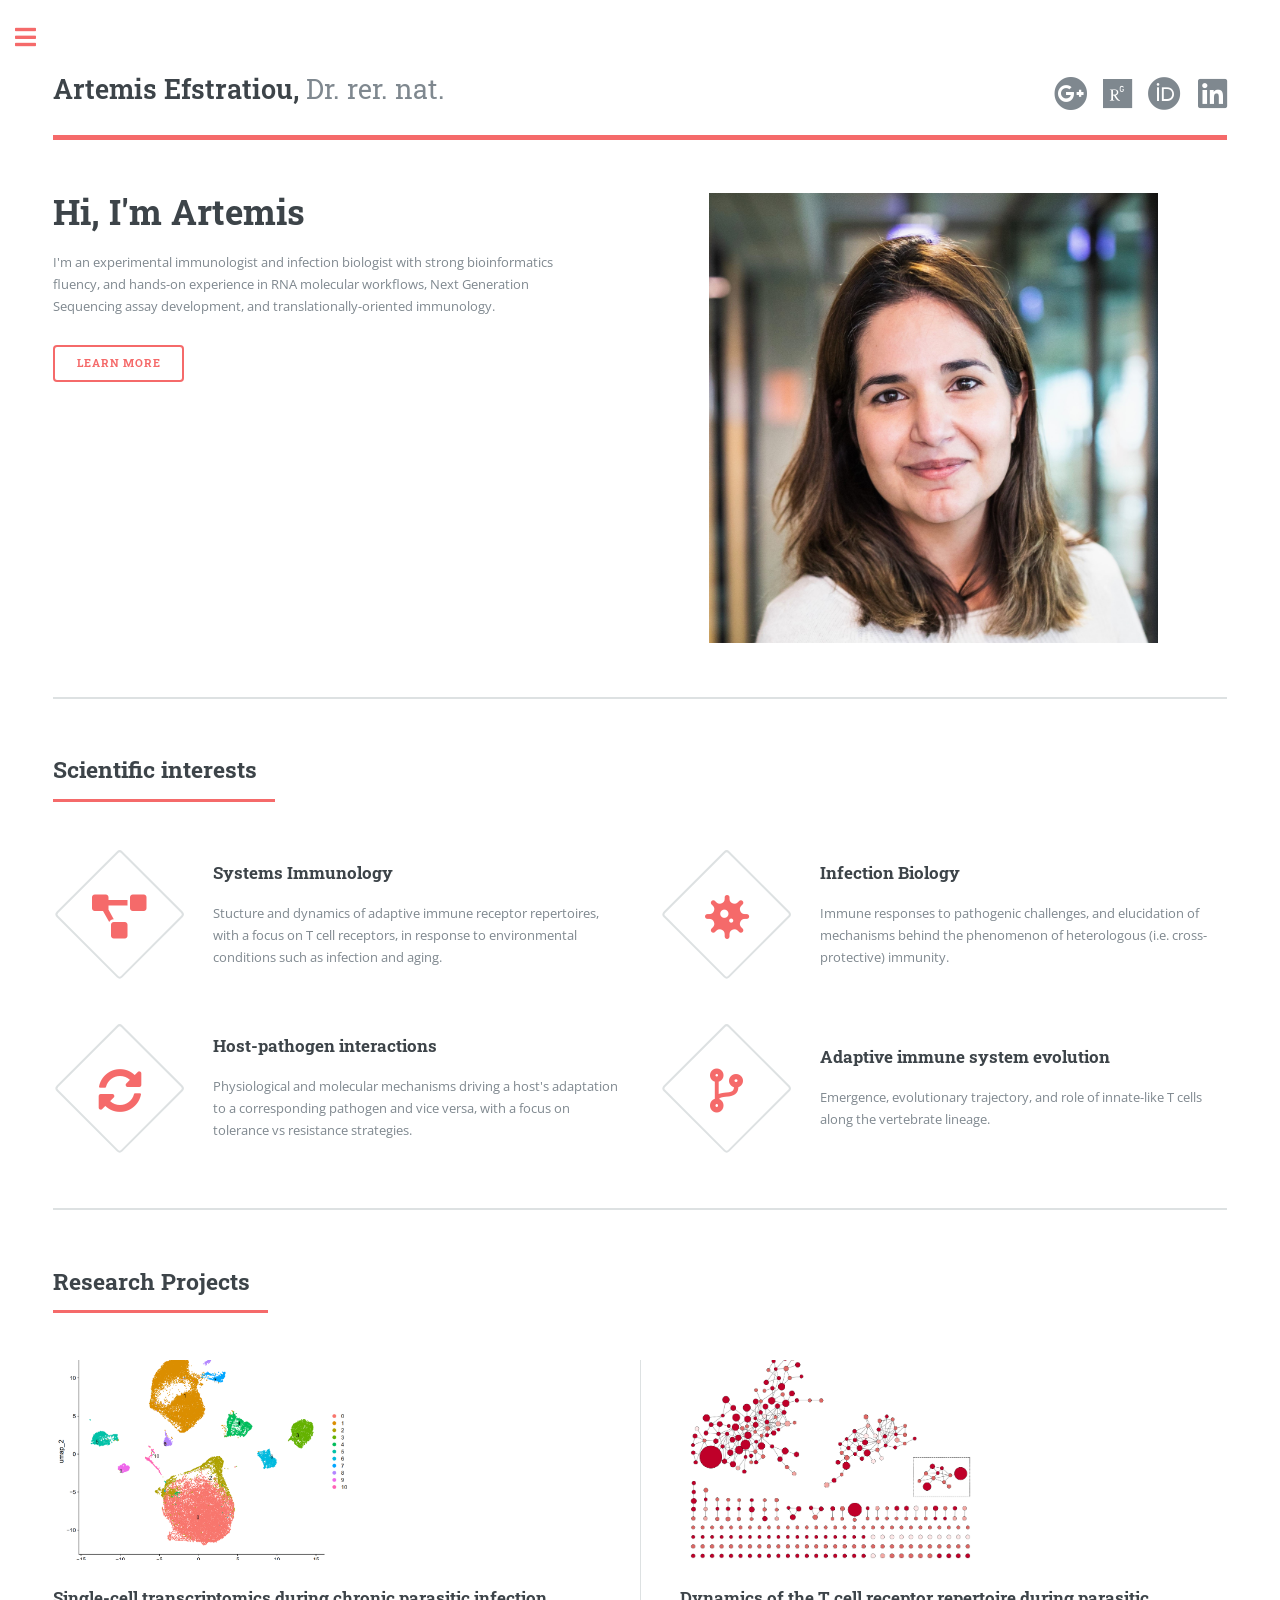
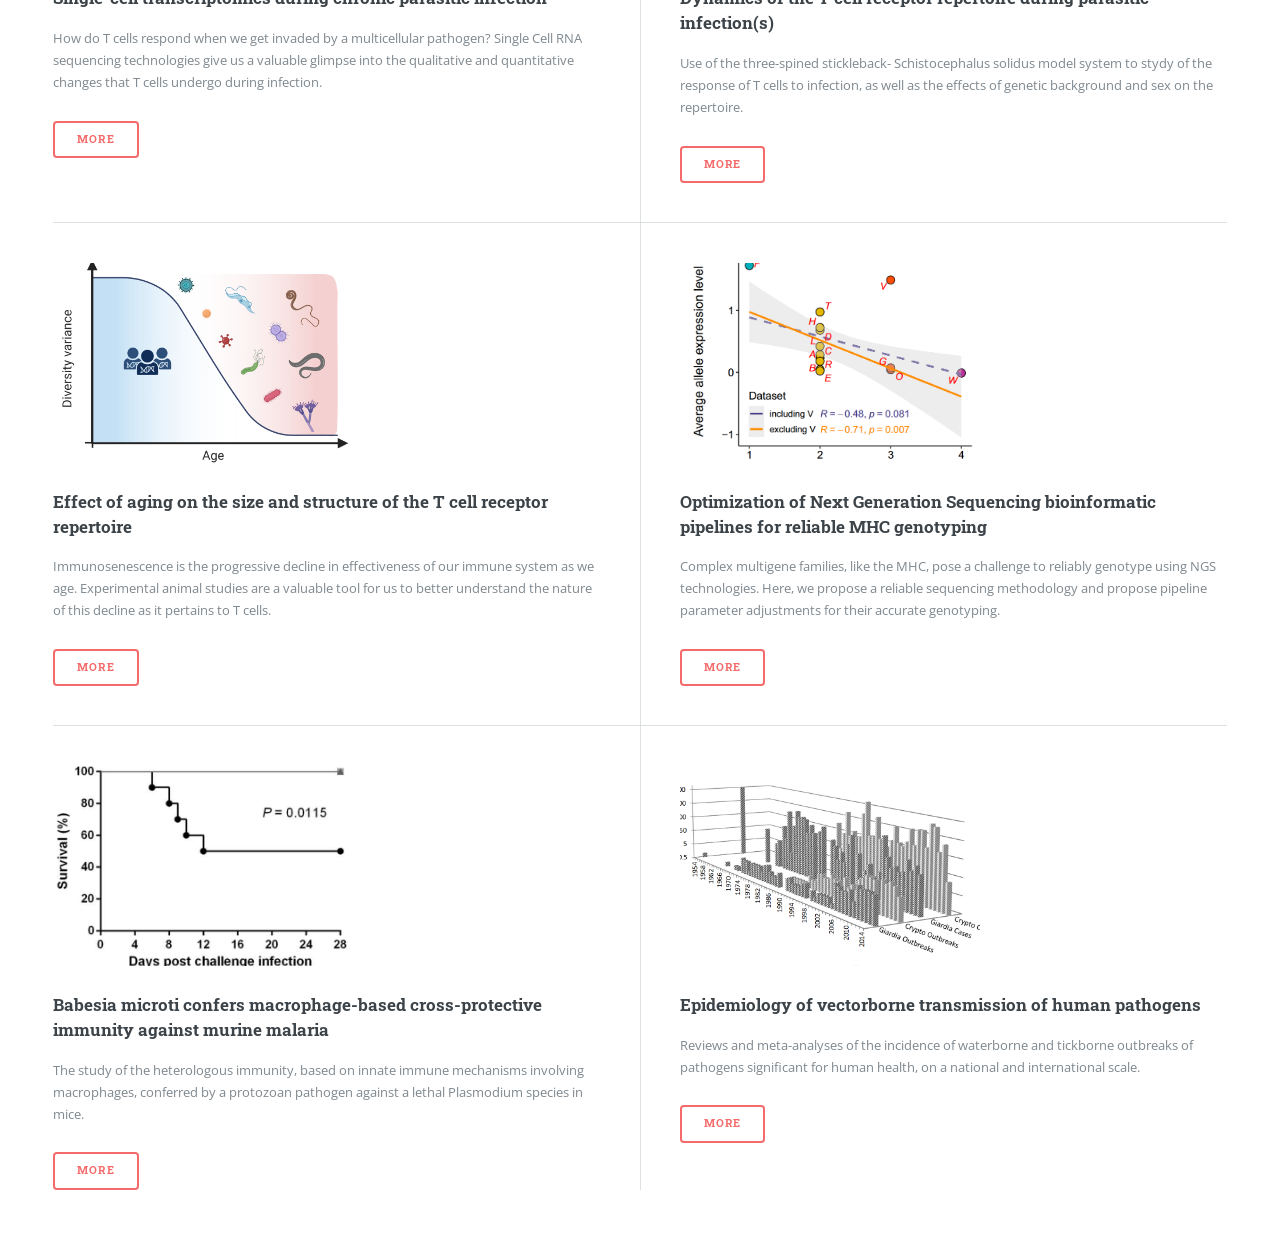
<file: index.html>
<!DOCTYPE HTML>
<!--
	Editorial by HTML5 UP
	html5up.net | @ajlkn
	Free for personal and commercial use under the CCA 3.0 license (html5up.net/license)
-->
<html>
	<head>
		<title>Artemis Efstratiou</title>
		<meta charset="utf-8" />
		<meta name="viewport" content="width=device-width, initial-scale=1, user-scalable=no" />
		<link rel="stylesheet" href="assets/css/main.css" />
	</head>
	<body class="is-preload">

		<!-- Wrapper -->
			<div id="wrapper">

				<!-- Main -->
					<div id="main">
						<div class="inner">

							<!-- Header -->
								<header id="header">
									<a href="index.html" class="logo"><strong>Artemis Efstratiou,</strong> Dr. rer. nat.</a>
									<ul class="icons">
										<li><a href="https://scholar.google.com/citations?user=X9uES6IAAAAJ" class="icon brands fa-google-plus fa-2x"><span class="label">Google Scholar profile</span></a></li>
										<li><a href="https://www.researchgate.net/profile/Artemis-Efstratiou" class="icon brands fa-researchgate fa-2x"><span class="label">ResearchGate profile</span></a></li>
										<li><a href="https://orcid.org/0000-0002-6911-9558" class="icon brands fa-orcid fa-2x"><span class="label">ORCID profile</span></a></li>
										<li><a href="https://www.linkedin.com/in/artemis-efstratiou-9bb7442a" class="icon brands fa-linkedin fa-2x"><span class="label">LinkedIn profile</span></a></li>								
									</ul>
								</header>

							<!-- Banner -->
								<section id="banner">
									<div class="content">
										<header>
												<h1>Hi, I'm Artemis</h1>
										</header>
										<p>I'm an experimental immunologist and infection biologist with strong bioinformatics fluency, and hands-on experience in RNA molecular workflows, Next Generation Sequencing assay development, and translationally-oriented immunology.</p>
										<ul class="actions">
											<li><a href="aboutme.html" class="button big">Learn More</a></li>
										</ul>
									</div>
									<span class="image object">
										<img src="images/pic10.jpg" alt=""/>
									</span>
								</section>

							<!-- Section -->
								<section>
									<header class="major">
										<h2>Scientific interests</h2>
									</header>
									<div class="features">
										<article>
											<span class="icon solid fa-project-diagram"></span>
											<div class="content">
												<h3>Systems Immunology</h3>
												<p>Stucture and dynamics of adaptive immune receptor repertoires, with a focus on T cell receptors, in response to environmental conditions such as infection and aging.</p>
											</div>
										</article>
										<article>
											<span class="icon solid fa-virus"></span>
											<div class="content">
												<h3>Infection Biology</h3>
												<p>Immune responses to pathogenic challenges, and elucidation of mechanisms behind the phenomenon of heterologous (i.e. cross-protective) immunity.</p>
											</div>
										</article>
										<article>
											<span class="icon solid fa-sync-alt"></span>
											<div class="content">
												<h3>Host-pathogen interactions</h3>
												<p>Physiological and molecular mechanisms driving a host's adaptation to a corresponding pathogen and vice versa, with a focus on tolerance vs resistance strategies.</p>
											</div>
										</article>
										<article>
											<span class="icon solid fa-code-branch"></span>
											<div class="content">
												<h3>Adaptive immune system evolution</h3>
												<p>Emergence, evolutionary trajectory, and role of innate-like T cells along the vertebrate lineage.</p>
											</div>
										</article>
									</div>
								</section>

							<!-- Section -->
								<section>
									<header class="major">
										<h2>Research Projects</h2>
									</header>
									<div class="posts">
										<article>
											<a href="#" class="image custom-size"><img src="images/pic01.png" alt="" /></a>
											<h3>Single-cell transcriptomics during chronic parasitic infection</h3>
											<p>How do T cells respond when we get invaded by a multicellular pathogen? Single Cell RNA sequencing technologies give us a valuable glimpse into the qualitative and quantitative changes that T cells undergo during infection.</p>
											<ul class="actions">
												<li><a href="project1.html" class="button">More</a></li>
											</ul>
										</article>
										<article>
											<a href="#" class="image custom-size"><img src="images/pic02.png" alt="" /></a>
											<h3>Dynamics of the T cell receptor repertoire during parasitic infection(s)</h3>
											<p>Use of the three-spined stickleback- Schistocephalus solidus model system to stydy of the response of T cells to infection, as well as the effects of genetic background and sex on the repertoire.</p>
											<ul class="actions">
												<li><a href="project2.html" class="button">More</a></li>
											</ul>
										</article>
										<article>
											<a href="#" class="image custom-size"><img src="images/pic03.png" alt="" /></a>
											<h3>Effect of aging on the size and structure of the T cell receptor repertoire</h3>
											<p>Immunosenescence is the progressive decline in effectiveness of our immune system as we age. Experimental animal studies are a valuable tool for us to better understand the nature of this decline as it pertains to T cells.</p>
											<ul class="actions">
												<li><a href="project3.html" class="button">More</a></li>
											</ul>
										</article>
										<article>
											<a href="#" class="image custom-size"><img src="images/pic04.png" alt="" /></a>
											<h3>Optimization of Next Generation Sequencing bioinformatic pipelines for reliable MHC genotyping</h3>
											<p>Complex multigene families, like the MHC, pose a challenge to reliably genotype using NGS technologies. Here, we propose a reliable sequencing methodology and propose pipeline parameter adjustments for their accurate genotyping.</p>
											<ul class="actions">
												<li><a href="project4.html" class="button">More</a></li>
											</ul>
										</article>
										<article>
											<a href="#" class="image custom-size"><img src="images/pic05.png" alt="" /></a>
											<h3>Babesia microti confers macrophage-based cross-protective immunity against murine malaria</h3>
											<p>The study of the heterologous immunity, based on innate immune mechanisms involving macrophages, conferred by a protozoan pathogen against a lethal Plasmodium species in mice.</p>
											<ul class="actions">
												<li><a href="project5.html" class="button">More</a></li>
											</ul>
										</article>
										<article>
											<a href="#" class="image custom-size"><img src="images/pic06.png" alt="" /></a>
											<h3>Epidemiology of vectorborne transmission of human pathogens</h3>
											<p>Reviews and meta-analyses of the incidence of waterborne and tickborne outbreaks of pathogens significant for human health, on a national and international scale.</p>
											<ul class="actions">
												<li><a href="project6.html" class="button">More</a></li>
											</ul>
										</article>
									</div>
								</section>

						</div>
					</div>

				<!-- Sidebar -->
					<div id="sidebar">
						<div class="inner">

							<!-- Search -->
								<section id="search" class="alt">
									<form method="post" action="#">
										<input type="text" name="query" id="query" placeholder="Search" />
									</form>
								</section>

							<!-- Menu -->
								<nav id="menu">
									<header class="major">
										<h2>Menu</h2>
									</header>
									<ul>
										<li><a href="index.html">Homepage</a></li>
										<li><a href="aboutme.html">About me</a></li>
											<li>
											<span class="opener">Research Projects</span>
											<ul>
												<li><a href="project1.html">scRNA sequencing during infection</a></li>
												<li><a href="project2.html">TCR sequencing during infection</a></li>
												<li><a href="project3.html">TCR sequencing during aging</a></li>
												<li><a href="project4.html">Reliable MHC genotyping</a></li>
												<li><a href="project5.html">Malaria cross-protection</a></li>
												<li><a href="project6.html">Outbreaks epidemiology</a></li>
											</ul>
										</li>
										<li><a href="cv.html">CV</a></li>
										<li><a href="publications.html">Publications</a></li>																				
									</ul>
								</nav>

							<!-- Section -->
								<section>
									<header class="major">
										<h2>Ante interdum</h2>
									</header>
									<div class="mini-posts">
										<article>
											<a href="#" class="image"><img src="images/pic07.jpg" alt="" /></a>
											<p>Aenean ornare velit lacus, ac varius enim lorem ullamcorper dolore aliquam.</p>
										</article>
										<article>
											<a href="#" class="image"><img src="images/pic08.jpg" alt="" /></a>
											<p>Aenean ornare velit lacus, ac varius enim lorem ullamcorper dolore aliquam.</p>
										</article>
										<article>
											<a href="#" class="image"><img src="images/pic09.jpg" alt="" /></a>
											<p>Aenean ornare velit lacus, ac varius enim lorem ullamcorper dolore aliquam.</p>
										</article>
									</div>
									<ul class="actions">
										<li><a href="#" class="button">More</a></li>
									</ul>
								</section>

							<!-- Section -->
								<section>
									<header class="major">
										<h2>Get in touch</h2>
									</header>
									<p>You can find me at the following address</p>
									<ul class="contact">
										<li class="icon solid fa-envelope"><a href="mailto:efstratiou@evolbio.mpg.de">efstratiou[at]evolbio.mpg.de</a></li>
									</ul>
								</section>

							<!-- Footer -->
								<footer id="footer">
									<p class="copyright">&copy; Untitled. All rights reserved. Demo Images: <a href="https://unsplash.com">Unsplash</a>. Design: <a href="https://html5up.net">HTML5 UP</a>.</p>
								</footer>

						</div>
					</div>

			</div>

		<!-- Scripts -->
			<script src="assets/js/jquery.min.js"></script>
			<script src="assets/js/browser.min.js"></script>
			<script src="assets/js/breakpoints.min.js"></script>
			<script src="assets/js/util.js"></script>
			<script src="assets/js/main.js"></script>

	</body>
</html>
</file>
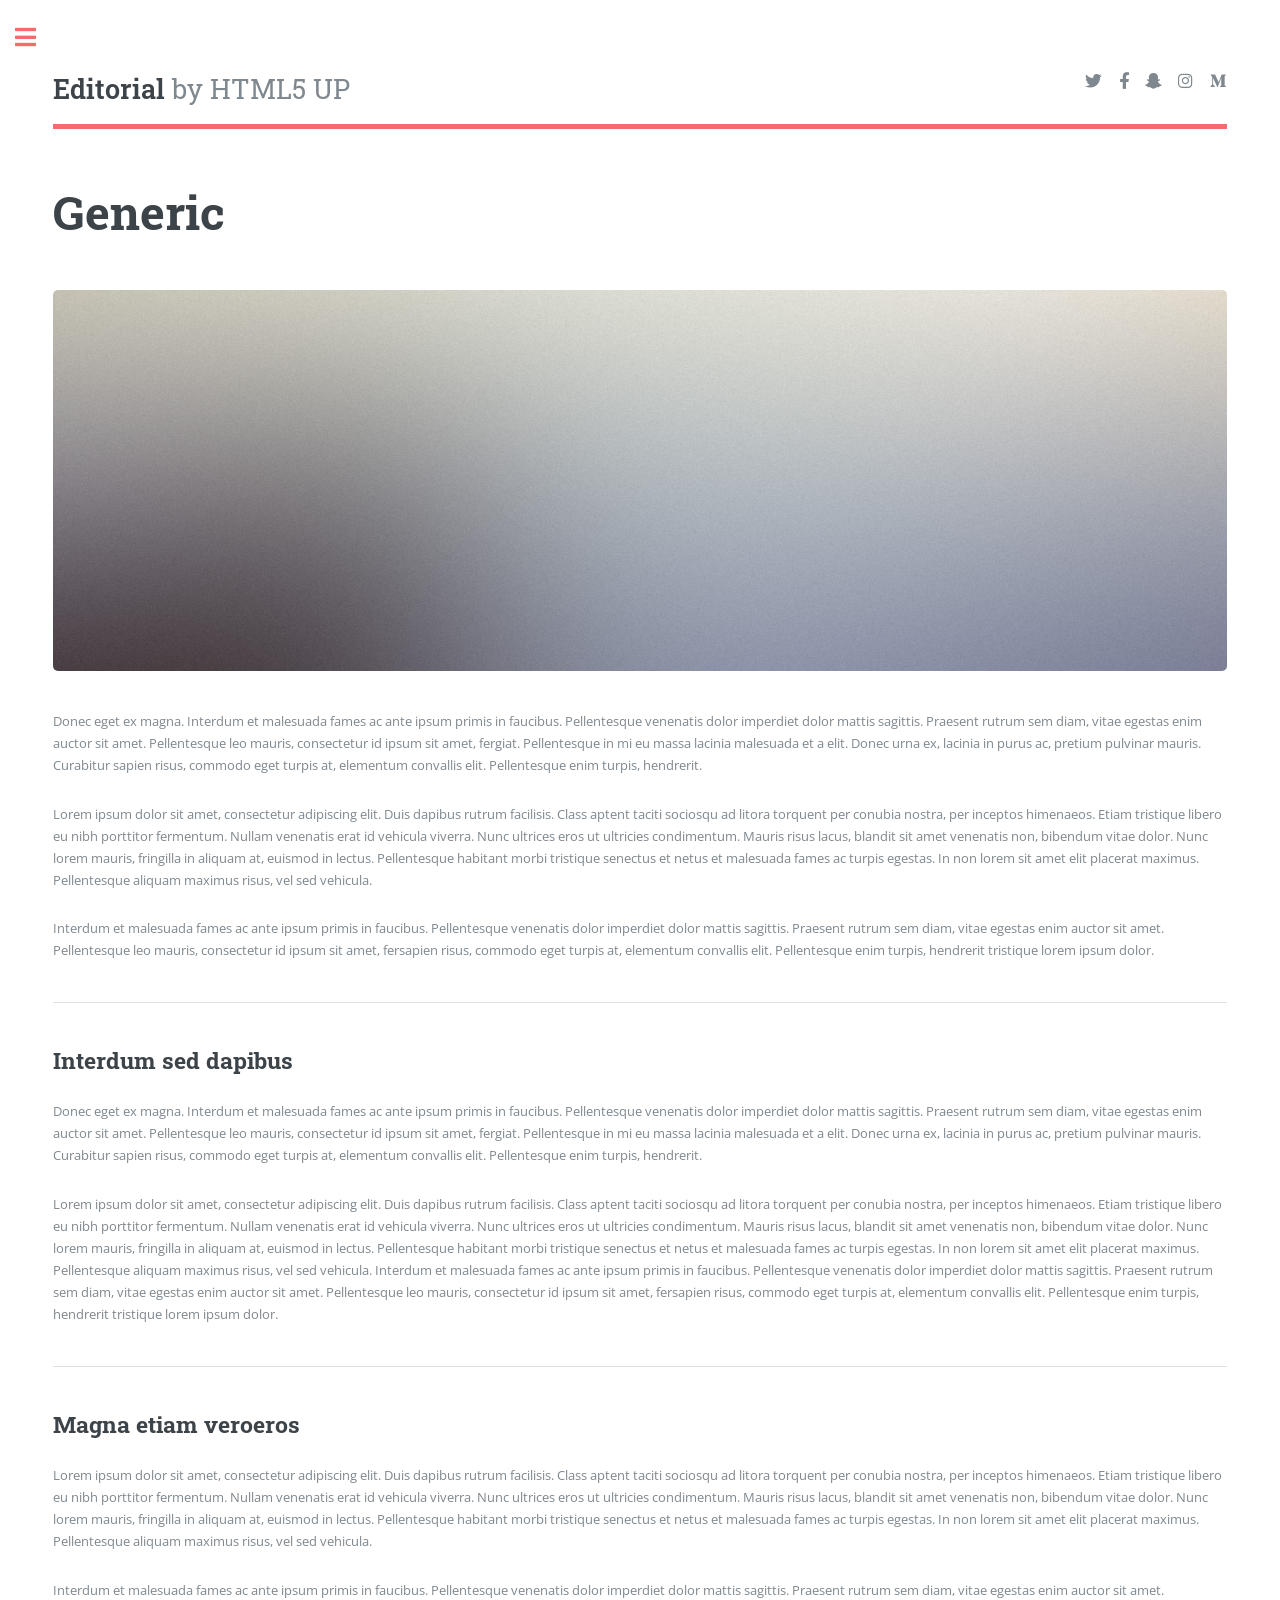
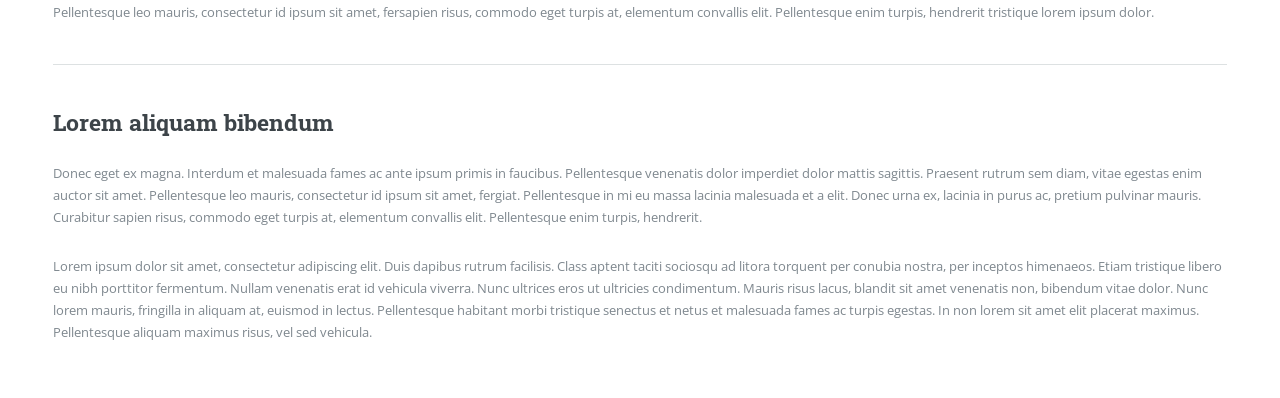
<file: aboutme.html>
<!DOCTYPE HTML>
<!--
	Editorial by HTML5 UP
	html5up.net | @ajlkn
	Free for personal and commercial use under the CCA 3.0 license (html5up.net/license)
-->
<html>
	<head>
		<title>Generic - Editorial by HTML5 UP</title>
		<meta charset="utf-8" />
		<meta name="viewport" content="width=device-width, initial-scale=1, user-scalable=no" />
		<link rel="stylesheet" href="assets/css/main.css" />
	</head>
	<body class="is-preload">

		<!-- Wrapper -->
			<div id="wrapper">

				<!-- Main -->
					<div id="main">
						<div class="inner">

							<!-- Header -->
								<header id="header">
									<a href="index.html" class="logo"><strong>Editorial</strong> by HTML5 UP</a>
									<ul class="icons">
										<li><a href="#" class="icon brands fa-twitter"><span class="label">Twitter</span></a></li>
										<li><a href="#" class="icon brands fa-facebook-f"><span class="label">Facebook</span></a></li>
										<li><a href="#" class="icon brands fa-snapchat-ghost"><span class="label">Snapchat</span></a></li>
										<li><a href="#" class="icon brands fa-instagram"><span class="label">Instagram</span></a></li>
										<li><a href="#" class="icon brands fa-medium-m"><span class="label">Medium</span></a></li>
									</ul>
								</header>

							<!-- Content -->
								<section>
									<header class="main">
										<h1>Generic</h1>
									</header>

									<span class="image main"><img src="images/pic11.jpg" alt="" /></span>

									<p>Donec eget ex magna. Interdum et malesuada fames ac ante ipsum primis in faucibus. Pellentesque venenatis dolor imperdiet dolor mattis sagittis. Praesent rutrum sem diam, vitae egestas enim auctor sit amet. Pellentesque leo mauris, consectetur id ipsum sit amet, fergiat. Pellentesque in mi eu massa lacinia malesuada et a elit. Donec urna ex, lacinia in purus ac, pretium pulvinar mauris. Curabitur sapien risus, commodo eget turpis at, elementum convallis elit. Pellentesque enim turpis, hendrerit.</p>
									<p>Lorem ipsum dolor sit amet, consectetur adipiscing elit. Duis dapibus rutrum facilisis. Class aptent taciti sociosqu ad litora torquent per conubia nostra, per inceptos himenaeos. Etiam tristique libero eu nibh porttitor fermentum. Nullam venenatis erat id vehicula viverra. Nunc ultrices eros ut ultricies condimentum. Mauris risus lacus, blandit sit amet venenatis non, bibendum vitae dolor. Nunc lorem mauris, fringilla in aliquam at, euismod in lectus. Pellentesque habitant morbi tristique senectus et netus et malesuada fames ac turpis egestas. In non lorem sit amet elit placerat maximus. Pellentesque aliquam maximus risus, vel sed vehicula.</p>
									<p>Interdum et malesuada fames ac ante ipsum primis in faucibus. Pellentesque venenatis dolor imperdiet dolor mattis sagittis. Praesent rutrum sem diam, vitae egestas enim auctor sit amet. Pellentesque leo mauris, consectetur id ipsum sit amet, fersapien risus, commodo eget turpis at, elementum convallis elit. Pellentesque enim turpis, hendrerit tristique lorem ipsum dolor.</p>

									<hr class="major" />

									<h2>Interdum sed dapibus</h2>
									<p>Donec eget ex magna. Interdum et malesuada fames ac ante ipsum primis in faucibus. Pellentesque venenatis dolor imperdiet dolor mattis sagittis. Praesent rutrum sem diam, vitae egestas enim auctor sit amet. Pellentesque leo mauris, consectetur id ipsum sit amet, fergiat. Pellentesque in mi eu massa lacinia malesuada et a elit. Donec urna ex, lacinia in purus ac, pretium pulvinar mauris. Curabitur sapien risus, commodo eget turpis at, elementum convallis elit. Pellentesque enim turpis, hendrerit.</p>
									<p>Lorem ipsum dolor sit amet, consectetur adipiscing elit. Duis dapibus rutrum facilisis. Class aptent taciti sociosqu ad litora torquent per conubia nostra, per inceptos himenaeos. Etiam tristique libero eu nibh porttitor fermentum. Nullam venenatis erat id vehicula viverra. Nunc ultrices eros ut ultricies condimentum. Mauris risus lacus, blandit sit amet venenatis non, bibendum vitae dolor. Nunc lorem mauris, fringilla in aliquam at, euismod in lectus. Pellentesque habitant morbi tristique senectus et netus et malesuada fames ac turpis egestas. In non lorem sit amet elit placerat maximus. Pellentesque aliquam maximus risus, vel sed vehicula. Interdum et malesuada fames ac ante ipsum primis in faucibus. Pellentesque venenatis dolor imperdiet dolor mattis sagittis. Praesent rutrum sem diam, vitae egestas enim auctor sit amet. Pellentesque leo mauris, consectetur id ipsum sit amet, fersapien risus, commodo eget turpis at, elementum convallis elit. Pellentesque enim turpis, hendrerit tristique lorem ipsum dolor.</p>

									<hr class="major" />

									<h2>Magna etiam veroeros</h2>
									<p>Lorem ipsum dolor sit amet, consectetur adipiscing elit. Duis dapibus rutrum facilisis. Class aptent taciti sociosqu ad litora torquent per conubia nostra, per inceptos himenaeos. Etiam tristique libero eu nibh porttitor fermentum. Nullam venenatis erat id vehicula viverra. Nunc ultrices eros ut ultricies condimentum. Mauris risus lacus, blandit sit amet venenatis non, bibendum vitae dolor. Nunc lorem mauris, fringilla in aliquam at, euismod in lectus. Pellentesque habitant morbi tristique senectus et netus et malesuada fames ac turpis egestas. In non lorem sit amet elit placerat maximus. Pellentesque aliquam maximus risus, vel sed vehicula.</p>
									<p>Interdum et malesuada fames ac ante ipsum primis in faucibus. Pellentesque venenatis dolor imperdiet dolor mattis sagittis. Praesent rutrum sem diam, vitae egestas enim auctor sit amet. Pellentesque leo mauris, consectetur id ipsum sit amet, fersapien risus, commodo eget turpis at, elementum convallis elit. Pellentesque enim turpis, hendrerit tristique lorem ipsum dolor.</p>

									<hr class="major" />

									<h2>Lorem aliquam bibendum</h2>
									<p>Donec eget ex magna. Interdum et malesuada fames ac ante ipsum primis in faucibus. Pellentesque venenatis dolor imperdiet dolor mattis sagittis. Praesent rutrum sem diam, vitae egestas enim auctor sit amet. Pellentesque leo mauris, consectetur id ipsum sit amet, fergiat. Pellentesque in mi eu massa lacinia malesuada et a elit. Donec urna ex, lacinia in purus ac, pretium pulvinar mauris. Curabitur sapien risus, commodo eget turpis at, elementum convallis elit. Pellentesque enim turpis, hendrerit.</p>
									<p>Lorem ipsum dolor sit amet, consectetur adipiscing elit. Duis dapibus rutrum facilisis. Class aptent taciti sociosqu ad litora torquent per conubia nostra, per inceptos himenaeos. Etiam tristique libero eu nibh porttitor fermentum. Nullam venenatis erat id vehicula viverra. Nunc ultrices eros ut ultricies condimentum. Mauris risus lacus, blandit sit amet venenatis non, bibendum vitae dolor. Nunc lorem mauris, fringilla in aliquam at, euismod in lectus. Pellentesque habitant morbi tristique senectus et netus et malesuada fames ac turpis egestas. In non lorem sit amet elit placerat maximus. Pellentesque aliquam maximus risus, vel sed vehicula.</p>

								</section>

						</div>
					</div>

				<!-- Sidebar -->
					<div id="sidebar">
						<div class="inner">

							<!-- Search -->
								<section id="search" class="alt">
									<form method="post" action="#">
										<input type="text" name="query" id="query" placeholder="Search" />
									</form>
								</section>

							<!-- Menu -->
								<nav id="menu">
									<header class="major">
										<h2>Menu</h2>
									</header>
									<ul>
										<li><a href="index.html">Homepage</a></li>
										<li><a href="generic.html">Generic</a></li>
										<li><a href="elements.html">Elements</a></li>
										<li>
											<span class="opener">Submenu</span>
											<ul>
												<li><a href="#">Lorem Dolor</a></li>
												<li><a href="#">Ipsum Adipiscing</a></li>
												<li><a href="#">Tempus Magna</a></li>
												<li><a href="#">Feugiat Veroeros</a></li>
											</ul>
										</li>
										<li><a href="#">Etiam Dolore</a></li>
										<li><a href="#">Adipiscing</a></li>
										<li>
											<span class="opener">Another Submenu</span>
											<ul>
												<li><a href="#">Lorem Dolor</a></li>
												<li><a href="#">Ipsum Adipiscing</a></li>
												<li><a href="#">Tempus Magna</a></li>
												<li><a href="#">Feugiat Veroeros</a></li>
											</ul>
										</li>
										<li><a href="#">Maximus Erat</a></li>
										<li><a href="#">Sapien Mauris</a></li>
										<li><a href="#">Amet Lacinia</a></li>
									</ul>
								</nav>

							<!-- Section -->
								<section>
									<header class="major">
										<h2>Ante interdum</h2>
									</header>
									<div class="mini-posts">
										<article>
											<a href="#" class="image"><img src="images/pic07.jpg" alt="" /></a>
											<p>Aenean ornare velit lacus, ac varius enim lorem ullamcorper dolore aliquam.</p>
										</article>
										<article>
											<a href="#" class="image"><img src="images/pic08.jpg" alt="" /></a>
											<p>Aenean ornare velit lacus, ac varius enim lorem ullamcorper dolore aliquam.</p>
										</article>
										<article>
											<a href="#" class="image"><img src="images/pic09.jpg" alt="" /></a>
											<p>Aenean ornare velit lacus, ac varius enim lorem ullamcorper dolore aliquam.</p>
										</article>
									</div>
									<ul class="actions">
										<li><a href="#" class="button">More</a></li>
									</ul>
								</section>

							<!-- Section -->
								<section>
									<header class="major">
										<h2>Get in touch</h2>
									</header>
									<p>Sed varius enim lorem ullamcorper dolore aliquam aenean ornare velit lacus, ac varius enim lorem ullamcorper dolore. Proin sed aliquam facilisis ante interdum. Sed nulla amet lorem feugiat tempus aliquam.</p>
									<ul class="contact">
										<li class="icon solid fa-envelope"><a href="#">information@untitled.tld</a></li>
										<li class="icon solid fa-phone">(000) 000-0000</li>
										<li class="icon solid fa-home">1234 Somewhere Road #8254<br />
										Nashville, TN 00000-0000</li>
									</ul>
								</section>

							<!-- Footer -->
								<footer id="footer">
									<p class="copyright">&copy; Untitled. All rights reserved. Demo Images: <a href="https://unsplash.com">Unsplash</a>. Design: <a href="https://html5up.net">HTML5 UP</a>.</p>
								</footer>

						</div>
					</div>

			</div>

		<!-- Scripts -->
			<script src="assets/js/jquery.min.js"></script>
			<script src="assets/js/browser.min.js"></script>
			<script src="assets/js/breakpoints.min.js"></script>
			<script src="assets/js/util.js"></script>
			<script src="assets/js/main.js"></script>

	</body>
</html>
</file>
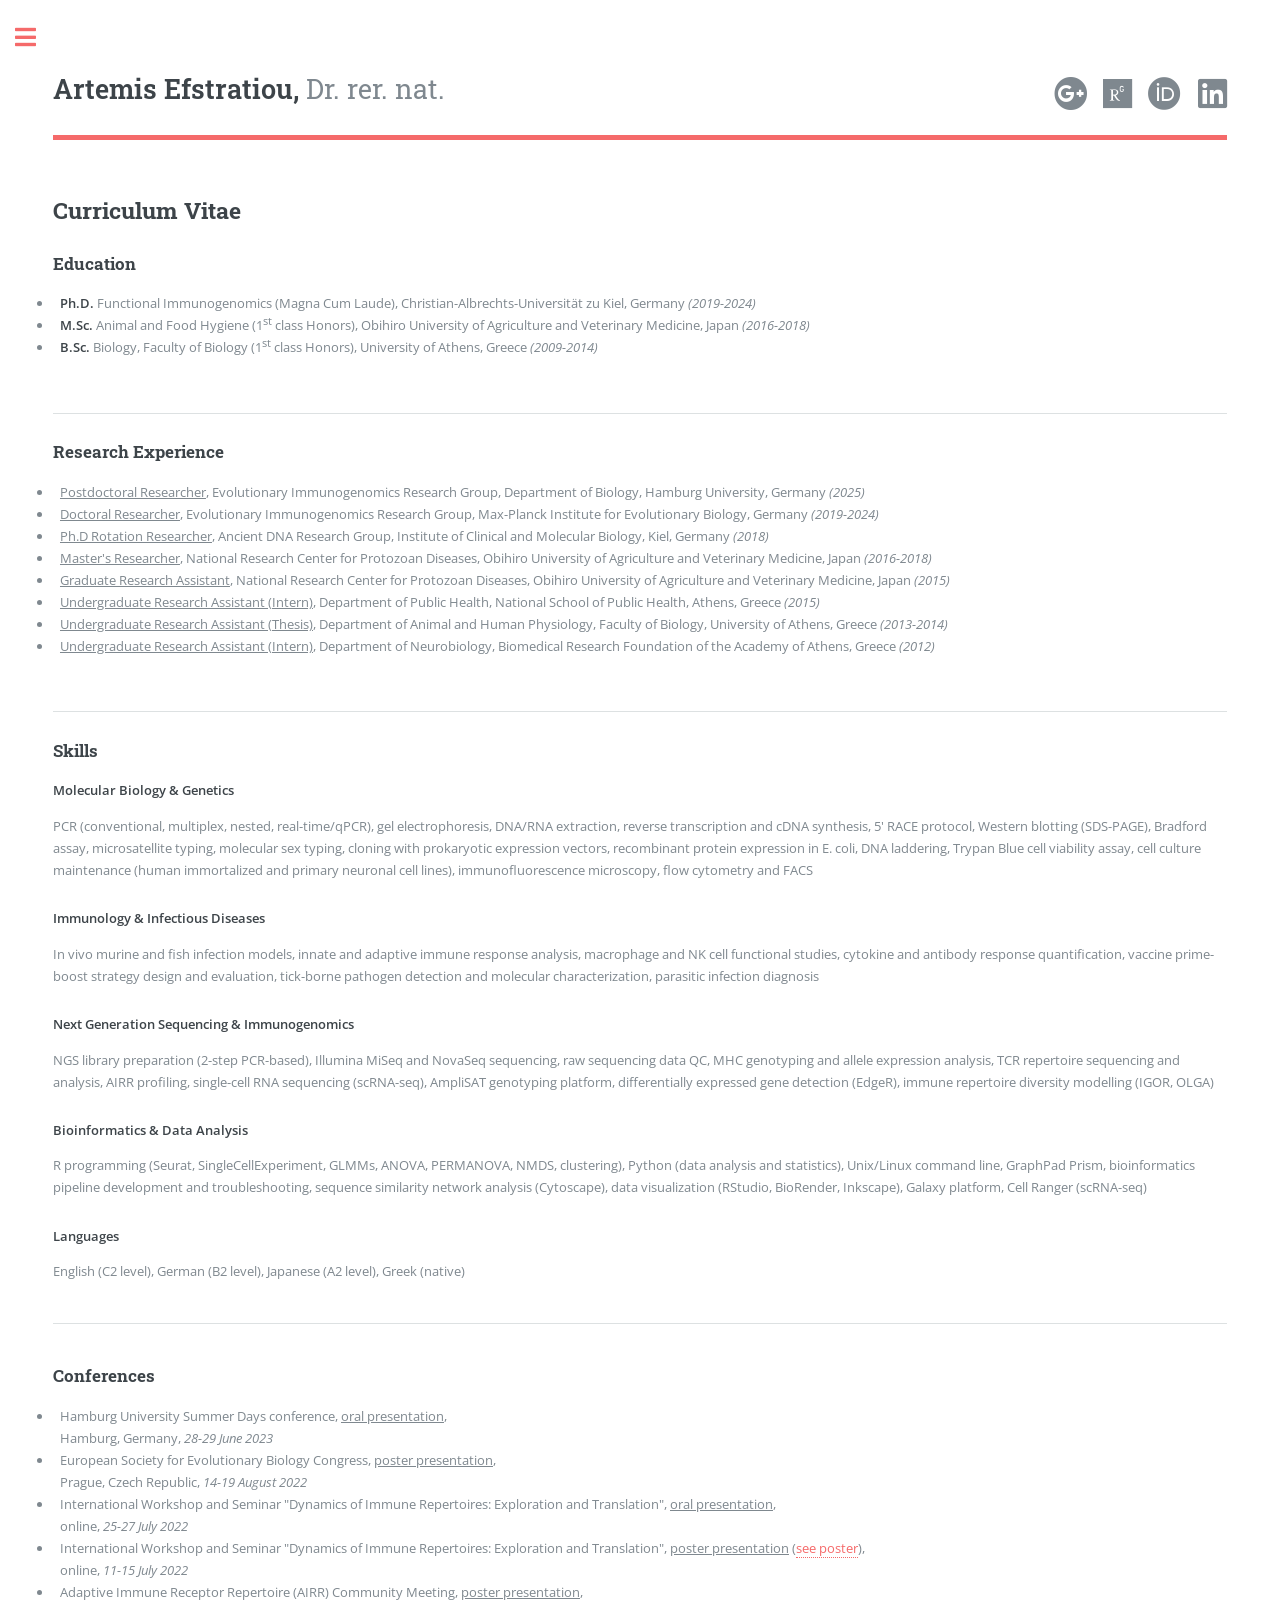
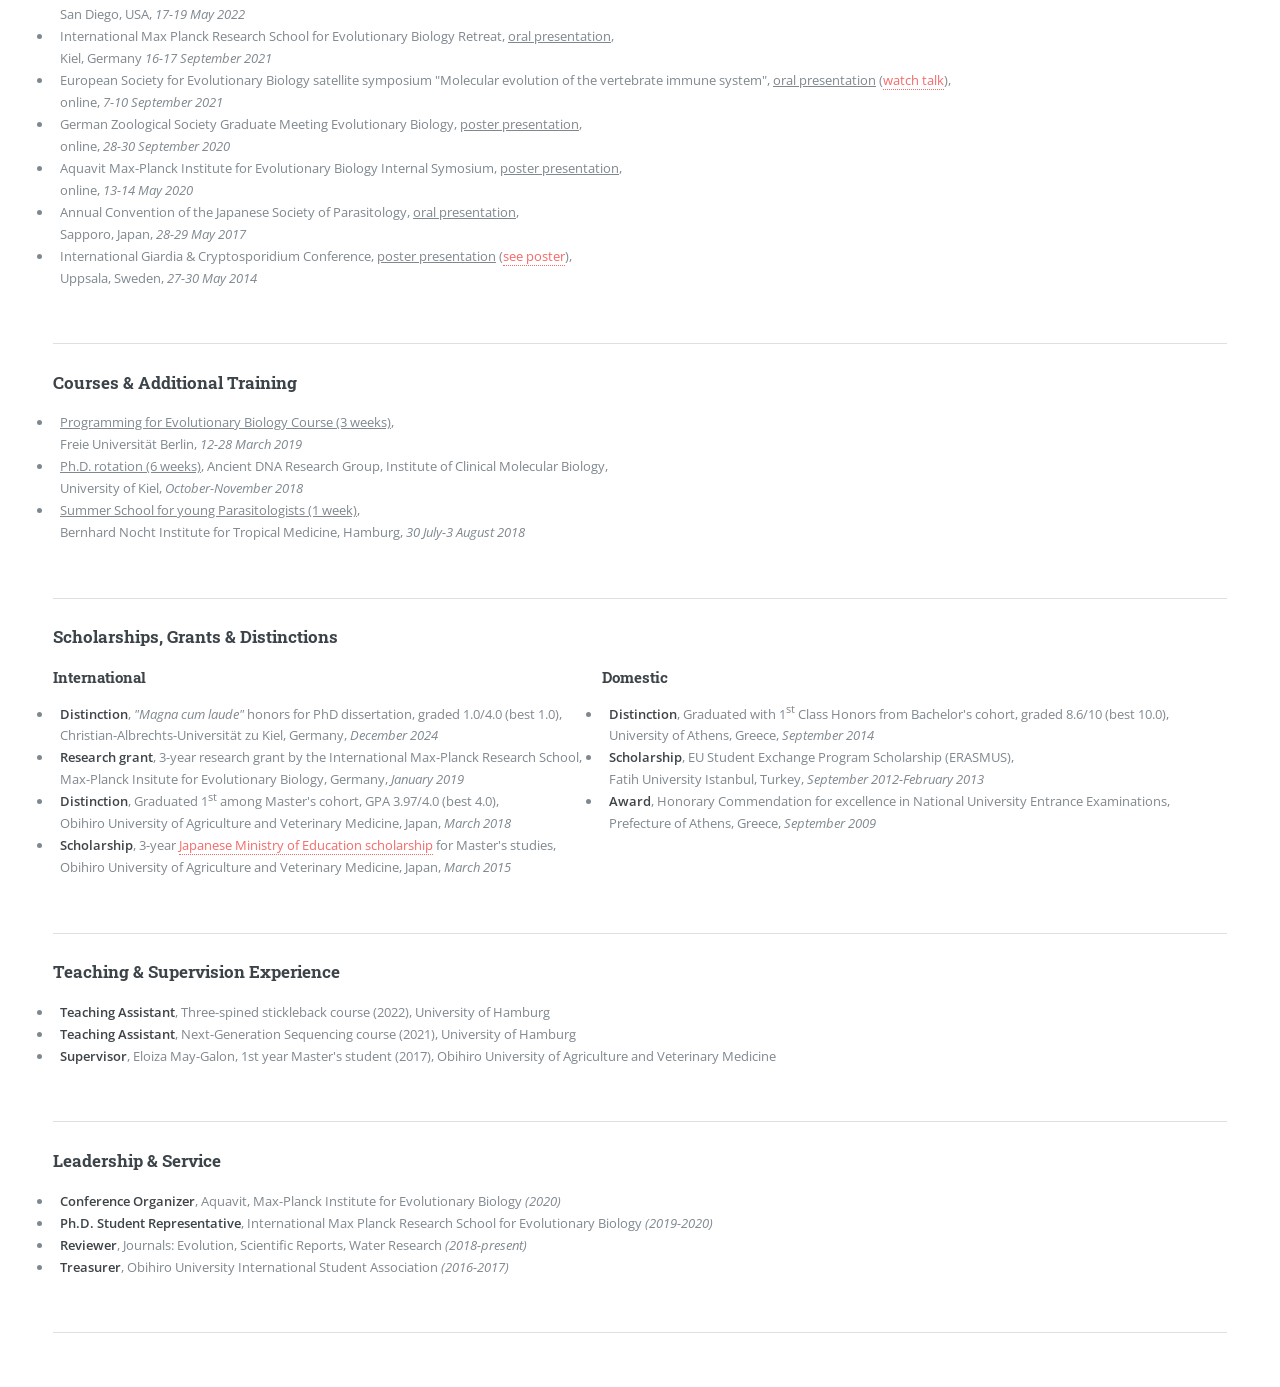
<file: cv.html>
<!DOCTYPE HTML>
<!--
	Editorial by HTML5 UP
	html5up.net | @ajlkn
	Free for personal and commercial use under the CCA 3.0 license (html5up.net/license)
-->
<html>
	<head>
		<title>CV-Artemis Efstratiou</title>
		<meta charset="utf-8" />
		<meta name="viewport" content="width=device-width, initial-scale=1, user-scalable=no" />
		<link rel="stylesheet" href="assets/css/main.css" />
	</head>
	<body class="is-preload">

		<!-- Wrapper -->
			<div id="wrapper">

				<!-- Main -->
					<div id="main">
						<div class="inner">

							<!-- Header -->
								<header id="header">
									<a href="index.html" class="logo"><strong>Artemis Efstratiou,</strong> Dr. rer. nat.</a>
									<ul class="icons">
										<li><a href="https://scholar.google.com/citations?user=X9uES6IAAAAJ" class="icon brands fa-google-plus fa-2x"><span class="label">Google Scholar profile</span></a></li>
										<li><a href="https://www.researchgate.net/profile/Artemis-Efstratiou" class="icon brands fa-researchgate fa-2x"><span class="label">ResearchGate profile</span></a></li>
										<li><a href="https://orcid.org/0000-0002-6911-9558" class="icon brands fa-orcid fa-2x"><span class="label">ORCID profile</span></a></li>
										<li><a href="https://www.linkedin.com/in/artemis-efstratiou-9bb7442a" class="icon brands fa-linkedin fa-2x"><span class="label">LinkedIn profile</span></a></li>
									</ul>
								</header>

							<!-- Content -->
								<section>
									<header class="main">
										<h2>Curriculum Vitae</h2>
									</header>

									<!-- Education -->
									<h3 id="education">Education</h3>
									<div class="row">
										<ul>
											<li><b>Ph.D.</b> Functional Immunogenomics (Magna Cum Laude), Christian-Albrechts-Universität zu Kiel, Germany <i>(2019-2024)</i></li>
											<li><b>M.Sc.</b> Animal and Food Hygiene (1<sup>st</sup> class Honors), Obihiro University of Agriculture and Veterinary Medicine, Japan <i>(2016-2018)</i></li>
											<li><b>B.Sc.</b> Biology, Faculty of Biology (1<sup>st</sup> class Honors), University of Athens, Greece <i>(2009-2014)</i></li>
										</ul>
									</div>
									<hr />

									<!-- Research Experience -->
									<h3 id="research-experience">Research Experience</h3>
									<div class="row">
										<ul>
											<li><u>Postdoctoral Researcher</u>, Evolutionary Immunogenomics Research Group,
												Department of Biology, Hamburg University, Germany <i>(2025)</i></li>
											<li><u>Doctoral Researcher</u>, Evolutionary Immunogenomics Research Group,
												Max-Planck Institute for Evolutionary Biology, Germany <i>(2019-2024)</i></li>
											<li><u>Ph.D Rotation Researcher</u>, Ancient DNA Research Group,
												Institute of Clinical and Molecular Biology, Kiel, Germany <i>(2018)</i></li>
											<li><u>Master's Researcher</u>, National Research Center for Protozoan Diseases,
												Obihiro University of Agriculture and Veterinary Medicine, Japan <i>(2016-2018)</i></li>
											<li><u>Graduate Research Assistant</u>, National Research Center for Protozoan Diseases,
												Obihiro University of Agriculture and Veterinary Medicine, Japan <i>(2015)</i></li>
											<li><u>Undergraduate Research Assistant (Intern)</u>, Department of Public Health,
												National School of Public Health, Athens, Greece <i>(2015)</i></li>
											<li><u>Undergraduate Research Assistant (Thesis)</u>, Department of Animal and Human Physiology,
												Faculty of Biology, University of Athens, Greece <i>(2013-2014)</i></li>
											<li><u>Undergraduate Research Assistant (Intern)</u>, Department of Neurobiology,
												Biomedical Research Foundation of the Academy of Athens, Greece <i>(2012)</i></li>
										</ul>
									</div>
									<hr />

									<!-- Skills -->
									<h3 id="skills">Skills</h3>
									<dl>
										<dt><strong>Molecular Biology & Genetics</strong></dt>
										<p>PCR (conventional, multiplex, nested, real-time/qPCR), gel electrophoresis, DNA/RNA extraction, reverse transcription and cDNA synthesis, 5' RACE protocol, Western blotting (SDS-PAGE), Bradford assay, microsatellite typing, molecular sex typing, cloning with prokaryotic expression vectors, recombinant protein expression in E. coli, DNA laddering, Trypan Blue cell viability assay, cell culture maintenance (human immortalized and primary neuronal cell lines), immunofluorescence microscopy, flow cytometry and FACS</p>
										
										<dt><strong>Immunology & Infectious Diseases</strong></dt>
										<p>In vivo murine and fish infection models, innate and adaptive immune response analysis, macrophage and NK cell functional studies, cytokine and antibody response quantification, vaccine prime-boost strategy design and evaluation, tick-borne pathogen detection and molecular characterization, parasitic infection diagnosis</p>
										
										<dt><strong>Next Generation Sequencing & Immunogenomics</strong></dt>
										<p>NGS library preparation (2-step PCR-based), Illumina MiSeq and NovaSeq sequencing, raw sequencing data QC, MHC genotyping and allele expression analysis, TCR repertoire sequencing and analysis, AIRR profiling, single-cell RNA sequencing (scRNA-seq), AmpliSAT genotyping platform, differentially expressed gene detection (EdgeR), immune repertoire diversity modelling (IGOR, OLGA)</p>
										
										<dt><strong>Bioinformatics & Data Analysis</strong></dt>										
										<p>R programming (Seurat, SingleCellExperiment, GLMMs, ANOVA, PERMANOVA, NMDS, clustering), Python (data analysis and statistics), Unix/Linux command line, GraphPad Prism, bioinformatics pipeline development and troubleshooting, sequence similarity network analysis (Cytoscape), data visualization (RStudio, BioRender, Inkscape), Galaxy platform, Cell Ranger (scRNA-seq)</p>
										
										<dt><strong>Languages</strong></dt>										
										<p>English (C2 level), German (B2 level), Japanese (A2 level), Greek (native)</p>
										
									</dl>
									<hr class="major" />

									<!-- CONFERENCES -->
									<h3 id="conferences">Conferences</h3>
									<div class="row">
										<ul>
											<li>Hamburg University Summer Days conference, <u>oral presentation</u>, 
												<br>Hamburg, Germany,<i> 28-29 June 2023</i></li>
											<li>European Society for Evolutionary Biology Congress, <u>poster presentation</u>, 
												<br>Prague, Czech Republic,<i> 14-19 August 2022</i></li>
											<li>International Workshop and Seminar "Dynamics of Immune Repertoires: Exploration and Translation", <u>oral presentation</u>, 
												<br>online,<i> 25-27 July 2022</i></li>
                                            <li>International Workshop and Seminar "Dynamics of Immune Repertoires: Exploration and Translation", <u>poster presentation</u> (<a href="pdfs/Immrep22_poster_Efstratiou.pdf">see poster</a>), 
												<br>online,<i> 11-15 July 2022</i></li>
											<li>Adaptive Immune Receptor Repertoire (AIRR) Community Meeting, <u>poster presentation</u>, 
												<br>San Diego, USA,<i> 17-19 May 2022</i></li>
											<li>International Max Planck Research School for Evolutionary Biology Retreat, <u>oral presentation</u>, 
												<br>Kiel, Germany<i> 16-17 September 2021</i></li>
											<li>European Society for Evolutionary Biology satellite symposium "Molecular evolution of the vertebrate immune system", <u>oral presentation</u> (<a href="https://www.youtube.com/watch?v=2SmBcIUGcgc">watch talk</a>), 
												<br>online,<i> 7-10 September 2021</i></li>
											<li>German Zoological Society Graduate Meeting Evolutionary Biology, <u>poster presentation</u>, 
												<br>online,<i> 28-30 September 2020</i></li>
											<li>Aquavit Max-Planck Institute for Evolutionary Biology Internal Symosium, <u>poster presentation</u>, 
												<br>online,<i> 13-14 May 2020</i></li>
											<li>Annual Convention of the Japanese Society of Parasitology, <u>oral presentation</u>, 
												<br>Sapporo, Japan,<i> 28-29 May 2017</i></li>
											<li>International Giardia & Cryptosporidium Conference, <u>poster presentation</u> (<a href="pdfs/Uppsala_conference_poster.pdf">see poster</a>), 
												<br>Uppsala, Sweden,<i> 27-30 May 2014</i></li>
										</ul>
									</div>
									<hr />


									<!-- Courses & Additional Training -->
									<h3 id="Courses & Additional Training">Courses & Additional Training</h3>
									<div class="row">
										<ul>
											<li><u>Programming for Evolutionary Biology Course (3 weeks)</u>, 
												<br>Freie Universität Berlin,<i> 12-28 March 2019</i></li>
											<li><u>Ph.D. rotation (6 weeks)</u>, Ancient DNA Research Group, Institute of Clinical Molecular Biology, 
												<br>University of Kiel,<i> October-November 2018</i></li>
											<li><u>Summer School for young Parasitologists (1 week)</u>, 
												<br>Bernhard Nocht Institute for Tropical Medicine, Hamburg,<i> 30 July-3 August 2018</i></li>                                            
										</ul>
									</div>
									<hr />

									<!-- Scholarships, Grants & Distinctions -->
									<h3 id="Scholarships, Grants & Distinctions">Scholarships, Grants & Distinctions</h3>
									<div class="row">
										<ul>
											<h4 id="Scholarships, Grants & Distinctions">International</h4>
											<li><b>Distinction</b>, <i>"Magna cum laude"</i> honors for PhD dissertation, graded 1.0/4.0 (best 1.0), 
												<br>Christian-Albrechts-Universität zu Kiel, Germany, <i> December 2024</i></li>
											<li><b>Research grant</b>, 3-year research grant by the International Max-Planck Research School, 
												<br>Max-Planck Insitute for Evolutionary Biology, Germany, <i> January 2019</i></li>
											<li><b>Distinction</b>, Graduated 1<sup>st</sup> among Master's cohort, GPA 3.97/4.0 (best 4.0), 
												<br>Obihiro University of Agriculture and Veterinary Medicine, Japan, <i> March 2018</i></li>        
											<li><b>Scholarship</b>, 3-year <a href="https://www.studyinjapan.go.jp/en/planning/scholarships/mext-scholarships/">Japanese Ministry of Education scholarship</a> for Master's studies, 
												<br>Obihiro University of Agriculture and Veterinary Medicine, Japan, <i> March 2015</i></li>                               
										</ul>
										<ul>
											<h4 id="Scholarships, Grants & Distinctions">Domestic</h4>
											<li><b>Distinction</b>, Graduated with 1<sup>st</sup> Class Honors from Bachelor's cohort, graded 8.6/10 (best 10.0), 
												<br>University of Athens, Greece,<i> September 2014</i></li>
											<li><b>Scholarship</b>, EU Student Exchange Program Scholarship (ERASMUS),
												<br>Fatih University Istanbul, Turkey,<i> September 2012-February 2013</i></li>
											<li><b>Award</b>, Honorary Commendation for excellence in National University Entrance Examinations,
												<br>Prefecture of Athens, Greece,<i> September 2009</i></li>                                          
										</ul>	
									</div>
									<hr />

									<!-- Teaching & Supervision Experience -->
									<h3 id="Teaching & Supervision Experience">Teaching & Supervision Experience</h3>
									<div class="row">
										<ul>
											<li><b>Teaching Assistant</b>, Three-spined stickleback course (2022), University of Hamburg</li>
											<li><b>Teaching Assistant</b>, Next-Generation Sequencing course (2021), University of Hamburg</li>
											<li><b>Supervisor</b>, Eloiza May-Galon, 1st year Master's student (2017), Obihiro University of Agriculture and Veterinary Medicine</li>                                     
										</ul>
									</div>
									<hr />

									<!-- Leadership & Service -->
									<h3 id="Leadership & Service">Leadership & Service</h3>
									<div class="row">
										<ul>
											<li><b>Conference Organizer</b>, Aquavit, Max-Planck Institute for Evolutionary Biology <i>(2020)</i></li> 
											<li><b>Ph.D. Student Representative</b>, International Max Planck Research School for Evolutionary Biology <i>(2019-2020)</i></li>
											<li><b>Reviewer</b>, Journals: Evolution, Scientific Reports, Water Research <i>(2018-present)</i></li> 
											<li><b>Treasurer</b>, Obihiro University International Student Association <i>(2016-2017)</i></li>

                                  
										</ul>
									</div>
									<hr />

								</section>

						</div>
					</div>

				<!-- Sidebar -->
					<div id="sidebar">
						<div class="inner">

							<!-- Search -->
								<section id="search" class="alt">
									<form method="post" action="#">
										<input type="text" name="query" id="query" placeholder="Search" />
									</form>
								</section>

							<!-- Menu -->
								<nav id="menu">
									<header class="major">
										<h2>Menu</h2>
									</header>
									<ul>
										<li><a href="index.html">Homepage</a></li>
										<li><a href="aboutme.html">About me</a></li>
											<li>
											<span class="opener">Research Projects</span>
											<ul>
												<li><a href="project1.html">scRNA sequencing during infection</a></li>
												<li><a href="project2.html">TCR sequencing during infection</a></li>
												<li><a href="project3.html">TCR sequencing during aging</a></li>
												<li><a href="project4.html">Reliable MHC genotyping</a></li>
												<li><a href="project5.html">Malaria cross-protection</a></li>
												<li><a href="project6.html">Outbreaks epidemiology</a></li>
											</ul>
										</li>
										<li><a href="cv.html">CV</a></li>
										<li><a href="publications.html">Publications</a></li>																				
									</ul>
								</nav>

							<!-- Section -->
								<section>
									<header class="major">
										<h2>Ante interdum</h2>
									</header>
									<div class="mini-posts">
										<article>
											<a href="#" class="image"><img src="images/pic07.jpg" alt="" /></a>
											<p>Aenean ornare velit lacus, ac varius enim lorem ullamcorper dolore aliquam.</p>
										</article>
										<article>
											<a href="#" class="image"><img src="images/pic08.jpg" alt="" /></a>
											<p>Aenean ornare velit lacus, ac varius enim lorem ullamcorper dolore aliquam.</p>
										</article>
										<article>
											<a href="#" class="image"><img src="images/pic09.jpg" alt="" /></a>
											<p>Aenean ornare velit lacus, ac varius enim lorem ullamcorper dolore aliquam.</p>
										</article>
									</div>
									<ul class="actions">
										<li><a href="#" class="button">More</a></li>
									</ul>
								</section>

							<!-- Section -->
								<section>
									<header class="major">
										<h2>Get in touch</h2>
									</header>
									<p>You can find me at the following address</p>
									<ul class="contact">
										<li class="icon solid fa-envelope"><a href="mailto:efstratiou@evolbio.mpg.de">efstratiou[at]evolbio.mpg.de</a></li>
									</ul>
								</section>

							<!-- Footer -->
								<footer id="footer">
									<p class="copyright">&copy; Untitled. All rights reserved. Demo Images: <a href="https://unsplash.com">Unsplash</a>. Design: <a href="https://html5up.net">HTML5 UP</a>.</p>
								</footer>

						</div>
					</div>

			</div>

		<!-- Scripts -->
			<script src="assets/js/jquery.min.js"></script>
			<script src="assets/js/browser.min.js"></script>
			<script src="assets/js/breakpoints.min.js"></script>
			<script src="assets/js/util.js"></script>
			<script src="assets/js/main.js"></script>

	</body>
</html>
</file>
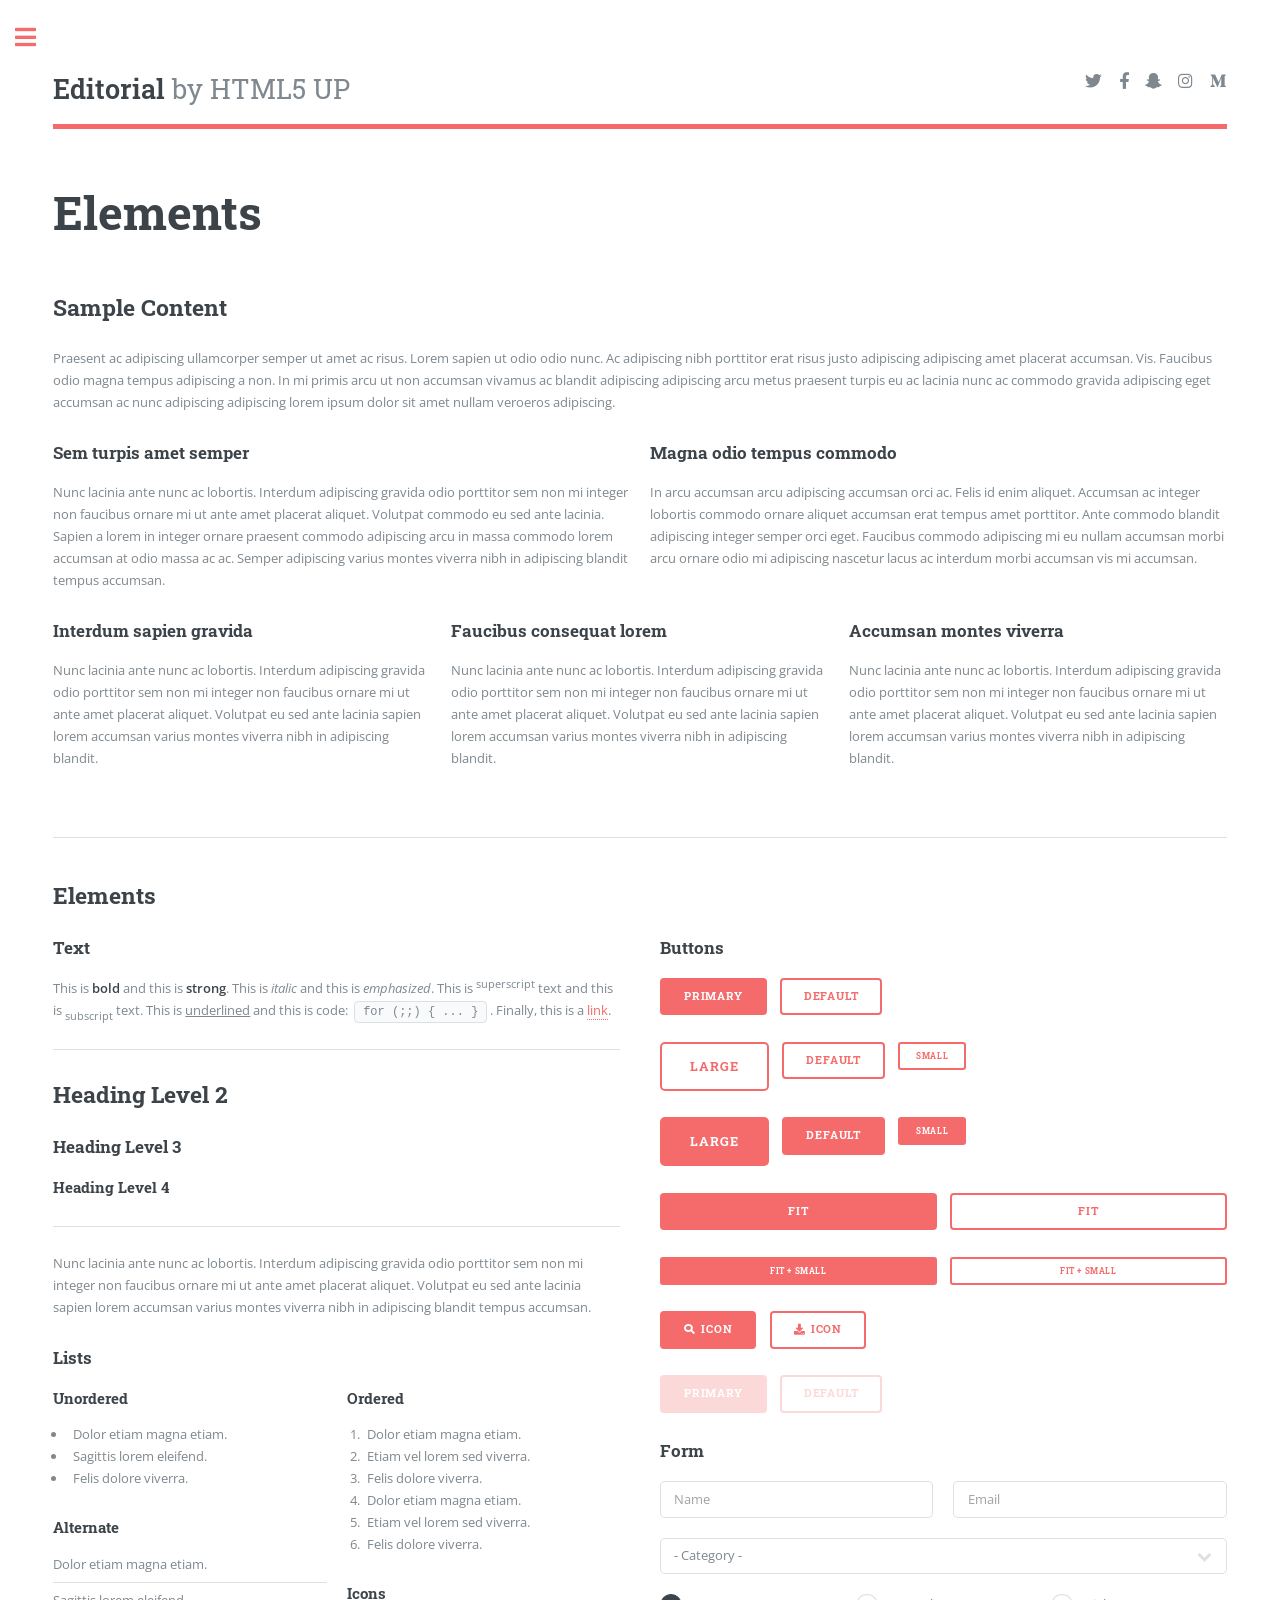
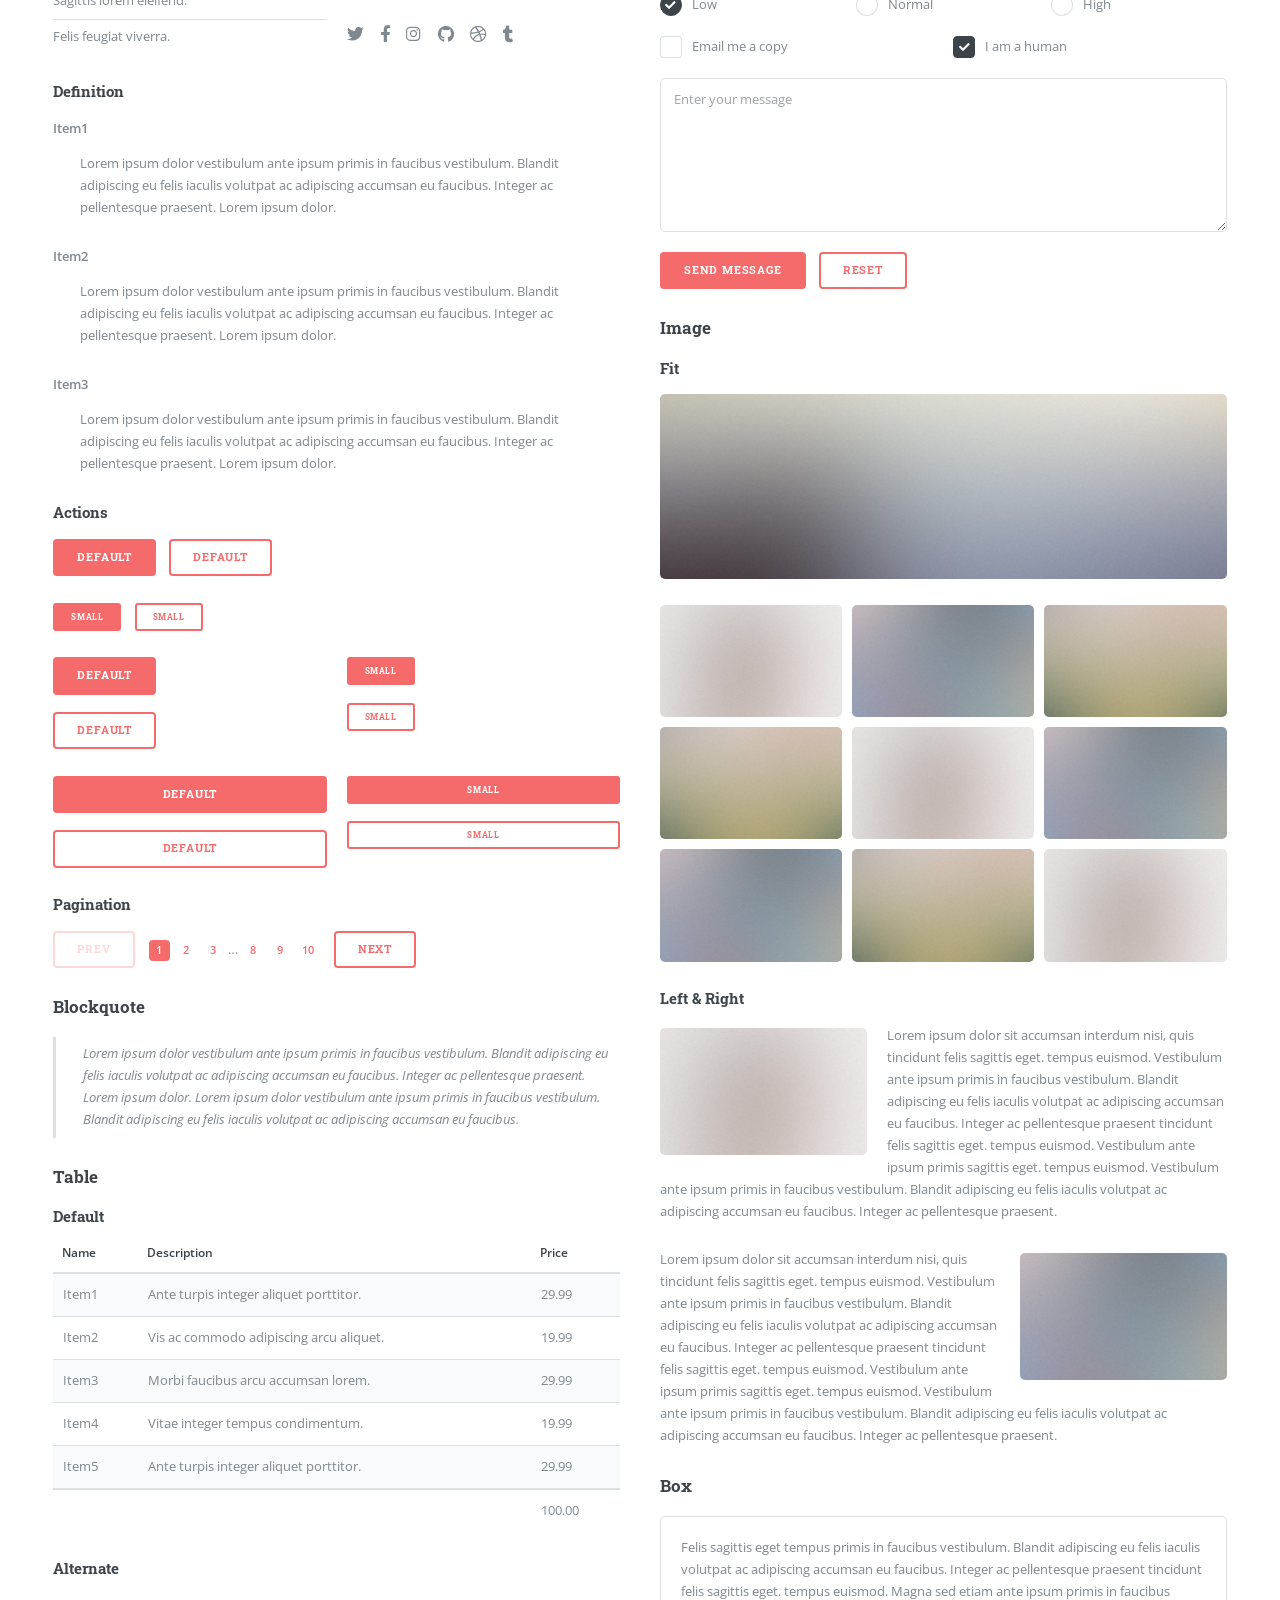
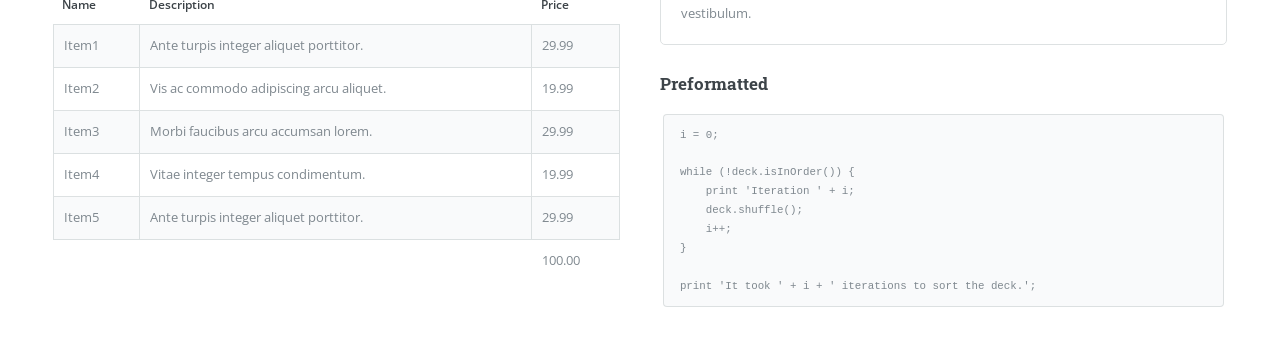
<file: elements.html>
<!DOCTYPE HTML>
<!--
	Editorial by HTML5 UP
	html5up.net | @ajlkn
	Free for personal and commercial use under the CCA 3.0 license (html5up.net/license)
-->
<html>
	<head>
		<title>Elements - Editorial by HTML5 UP</title>
		<meta charset="utf-8" />
		<meta name="viewport" content="width=device-width, initial-scale=1, user-scalable=no" />
		<link rel="stylesheet" href="assets/css/main.css" />
	</head>
	<body class="is-preload">

		<!-- Wrapper -->
			<div id="wrapper">

				<!-- Main -->
					<div id="main">
						<div class="inner">

							<!-- Header -->
								<header id="header">
									<a href="index.html" class="logo"><strong>Editorial</strong> by HTML5 UP</a>
									<ul class="icons">
										<li><a href="#" class="icon brands fa-twitter"><span class="label">Twitter</span></a></li>
										<li><a href="#" class="icon brands fa-facebook-f"><span class="label">Facebook</span></a></li>
										<li><a href="#" class="icon brands fa-snapchat-ghost"><span class="label">Snapchat</span></a></li>
										<li><a href="#" class="icon brands fa-instagram"><span class="label">Instagram</span></a></li>
										<li><a href="#" class="icon brands fa-medium-m"><span class="label">Medium</span></a></li>
									</ul>
								</header>

							<!-- Content -->
								<section>
									<header class="main">
										<h1>Elements</h1>
									</header>

									<!-- Content -->
										<h2 id="content">Sample Content</h2>
										<p>Praesent ac adipiscing ullamcorper semper ut amet ac risus. Lorem sapien ut odio odio nunc. Ac adipiscing nibh porttitor erat risus justo adipiscing adipiscing amet placerat accumsan. Vis. Faucibus odio magna tempus adipiscing a non. In mi primis arcu ut non accumsan vivamus ac blandit adipiscing adipiscing arcu metus praesent turpis eu ac lacinia nunc ac commodo gravida adipiscing eget accumsan ac nunc adipiscing adipiscing lorem ipsum dolor sit amet nullam veroeros adipiscing.</p>
										<div class="row">
											<div class="col-6 col-12-small">
												<h3>Sem turpis amet semper</h3>
												<p>Nunc lacinia ante nunc ac lobortis. Interdum adipiscing gravida odio porttitor sem non mi integer non faucibus ornare mi ut ante amet placerat aliquet. Volutpat commodo eu sed ante lacinia. Sapien a lorem in integer ornare praesent commodo adipiscing arcu in massa commodo lorem accumsan at odio massa ac ac. Semper adipiscing varius montes viverra nibh in adipiscing blandit tempus accumsan.</p>
											</div>
											<div class="col-6 col-12-small">
												<h3>Magna odio tempus commodo</h3>
												<p>In arcu accumsan arcu adipiscing accumsan orci ac. Felis id enim aliquet. Accumsan ac integer lobortis commodo ornare aliquet accumsan erat tempus amet porttitor. Ante commodo blandit adipiscing integer semper orci eget. Faucibus commodo adipiscing mi eu nullam accumsan morbi arcu ornare odio mi adipiscing nascetur lacus ac interdum morbi accumsan vis mi accumsan.</p>
											</div>
											<!-- Break -->
											<div class="col-4 col-12-medium">
												<h3>Interdum sapien gravida</h3>
												<p>Nunc lacinia ante nunc ac lobortis. Interdum adipiscing gravida odio porttitor sem non mi integer non faucibus ornare mi ut ante amet placerat aliquet. Volutpat eu sed ante lacinia sapien lorem accumsan varius montes viverra nibh in adipiscing blandit.</p>
											</div>
											<div class="col-4 col-12-medium">
												<h3>Faucibus consequat lorem</h3>
												<p>Nunc lacinia ante nunc ac lobortis. Interdum adipiscing gravida odio porttitor sem non mi integer non faucibus ornare mi ut ante amet placerat aliquet. Volutpat eu sed ante lacinia sapien lorem accumsan varius montes viverra nibh in adipiscing blandit.</p>
											</div>
											<div class="col-4 col-12-medium">
												<h3>Accumsan montes viverra</h3>
												<p>Nunc lacinia ante nunc ac lobortis. Interdum adipiscing gravida odio porttitor sem non mi integer non faucibus ornare mi ut ante amet placerat aliquet. Volutpat eu sed ante lacinia sapien lorem accumsan varius montes viverra nibh in adipiscing blandit.</p>
											</div>
										</div>

									<hr class="major" />

									<!-- Elements -->
										<h2 id="elements">Elements</h2>
										<div class="row gtr-200">
											<div class="col-6 col-12-medium">

												<!-- Text stuff -->
													<h3>Text</h3>
													<p>This is <b>bold</b> and this is <strong>strong</strong>. This is <i>italic</i> and this is <em>emphasized</em>.
													This is <sup>superscript</sup> text and this is <sub>subscript</sub> text.
													This is <u>underlined</u> and this is code: <code>for (;;) { ... }</code>.
													Finally, this is a <a href="#">link</a>.</p>
													<hr />
													<h2>Heading Level 2</h2>
													<h3>Heading Level 3</h3>
													<h4>Heading Level 4</h4>
													<hr />
													<p>Nunc lacinia ante nunc ac lobortis. Interdum adipiscing gravida odio porttitor sem non mi integer non faucibus ornare mi ut ante amet placerat aliquet. Volutpat eu sed ante lacinia sapien lorem accumsan varius montes viverra nibh in adipiscing blandit tempus accumsan.</p>

												<!-- Lists -->
													<h3>Lists</h3>
													<div class="row">
														<div class="col-6 col-12-small">

															<h4>Unordered</h4>
															<ul>
																<li>Dolor etiam magna etiam.</li>
																<li>Sagittis lorem eleifend.</li>
																<li>Felis dolore viverra.</li>
															</ul>

															<h4>Alternate</h4>
															<ul class="alt">
																<li>Dolor etiam magna etiam.</li>
																<li>Sagittis lorem eleifend.</li>
																<li>Felis feugiat viverra.</li>
															</ul>

														</div>
														<div class="col-6 col-12-small">

															<h4>Ordered</h4>
															<ol>
																<li>Dolor etiam magna etiam.</li>
																<li>Etiam vel lorem sed viverra.</li>
																<li>Felis dolore viverra.</li>
																<li>Dolor etiam magna etiam.</li>
																<li>Etiam vel lorem sed viverra.</li>
																<li>Felis dolore viverra.</li>
															</ol>

															<h4>Icons</h4>
															<ul class="icons">
																<li><a href="#" class="icon brands fa-twitter"><span class="label">Twitter</span></a></li>
																<li><a href="#" class="icon brands fa-facebook-f"><span class="label">Facebook</span></a></li>
																<li><a href="#" class="icon brands fa-instagram"><span class="label">Instagram</span></a></li>
																<li><a href="#" class="icon brands fa-github"><span class="label">Github</span></a></li>
																<li><a href="#" class="icon brands fa-dribbble"><span class="label">Dribbble</span></a></li>
																<li><a href="#" class="icon brands fa-tumblr"><span class="label">Tumblr</span></a></li>
															</ul>

														</div>
													</div>
													<h4>Definition</h4>
													<dl>
														<dt>Item1</dt>
														<dd>
															<p>Lorem ipsum dolor vestibulum ante ipsum primis in faucibus vestibulum. Blandit adipiscing eu felis iaculis volutpat ac adipiscing accumsan eu faucibus. Integer ac pellentesque praesent. Lorem ipsum dolor.</p>
														</dd>
														<dt>Item2</dt>
														<dd>
															<p>Lorem ipsum dolor vestibulum ante ipsum primis in faucibus vestibulum. Blandit adipiscing eu felis iaculis volutpat ac adipiscing accumsan eu faucibus. Integer ac pellentesque praesent. Lorem ipsum dolor.</p>
														</dd>
														<dt>Item3</dt>
														<dd>
															<p>Lorem ipsum dolor vestibulum ante ipsum primis in faucibus vestibulum. Blandit adipiscing eu felis iaculis volutpat ac adipiscing accumsan eu faucibus. Integer ac pellentesque praesent. Lorem ipsum dolor.</p>
														</dd>
													</dl>

													<h4>Actions</h4>
													<ul class="actions">
														<li><a href="#" class="button primary">Default</a></li>
														<li><a href="#" class="button">Default</a></li>
													</ul>
													<ul class="actions small">
														<li><a href="#" class="button primary small">Small</a></li>
														<li><a href="#" class="button small">Small</a></li>
													</ul>
													<div class="row">
														<div class="col-6 col-12-small">
															<ul class="actions stacked">
																<li><a href="#" class="button primary">Default</a></li>
																<li><a href="#" class="button">Default</a></li>
															</ul>
														</div>
														<div class="col-6 col-12-small">
															<ul class="actions stacked">
																<li><a href="#" class="button primary small">Small</a></li>
																<li><a href="#" class="button small">Small</a></li>
															</ul>
														</div>
														<div class="col-6 col-12-small">
															<ul class="actions stacked">
																<li><a href="#" class="button primary fit">Default</a></li>
																<li><a href="#" class="button fit">Default</a></li>
															</ul>
														</div>
														<div class="col-6 col-12-small">
															<ul class="actions stacked">
																<li><a href="#" class="button primary small fit">Small</a></li>
																<li><a href="#" class="button small fit">Small</a></li>
															</ul>
														</div>
													</div>

													<h4>Pagination</h4>
													<ul class="pagination">
														<li><span class="button disabled">Prev</span></li>
														<li><a href="#" class="page active">1</a></li>
														<li><a href="#" class="page">2</a></li>
														<li><a href="#" class="page">3</a></li>
														<li><span>&hellip;</span></li>
														<li><a href="#" class="page">8</a></li>
														<li><a href="#" class="page">9</a></li>
														<li><a href="#" class="page">10</a></li>
														<li><a href="#" class="button">Next</a></li>
													</ul>

												<!-- Blockquote -->
													<h3>Blockquote</h3>
													<blockquote>Lorem ipsum dolor vestibulum ante ipsum primis in faucibus vestibulum. Blandit adipiscing eu felis iaculis volutpat ac adipiscing accumsan eu faucibus. Integer ac pellentesque praesent. Lorem ipsum dolor. Lorem ipsum dolor vestibulum ante ipsum primis in faucibus vestibulum. Blandit adipiscing eu felis iaculis volutpat ac adipiscing accumsan eu faucibus.</blockquote>

												<!-- Table -->
													<h3>Table</h3>

													<h4>Default</h4>
													<div class="table-wrapper">
														<table>
															<thead>
																<tr>
																	<th>Name</th>
																	<th>Description</th>
																	<th>Price</th>
																</tr>
															</thead>
															<tbody>
																<tr>
																	<td>Item1</td>
																	<td>Ante turpis integer aliquet porttitor.</td>
																	<td>29.99</td>
																</tr>
																<tr>
																	<td>Item2</td>
																	<td>Vis ac commodo adipiscing arcu aliquet.</td>
																	<td>19.99</td>
																</tr>
																<tr>
																	<td>Item3</td>
																	<td> Morbi faucibus arcu accumsan lorem.</td>
																	<td>29.99</td>
																</tr>
																<tr>
																	<td>Item4</td>
																	<td>Vitae integer tempus condimentum.</td>
																	<td>19.99</td>
																</tr>
																<tr>
																	<td>Item5</td>
																	<td>Ante turpis integer aliquet porttitor.</td>
																	<td>29.99</td>
																</tr>
															</tbody>
															<tfoot>
																<tr>
																	<td colspan="2"></td>
																	<td>100.00</td>
																</tr>
															</tfoot>
														</table>
													</div>

													<h4>Alternate</h4>
													<div class="table-wrapper">
														<table class="alt">
															<thead>
																<tr>
																	<th>Name</th>
																	<th>Description</th>
																	<th>Price</th>
																</tr>
															</thead>
															<tbody>
																<tr>
																	<td>Item1</td>
																	<td>Ante turpis integer aliquet porttitor.</td>
																	<td>29.99</td>
																</tr>
																<tr>
																	<td>Item2</td>
																	<td>Vis ac commodo adipiscing arcu aliquet.</td>
																	<td>19.99</td>
																</tr>
																<tr>
																	<td>Item3</td>
																	<td> Morbi faucibus arcu accumsan lorem.</td>
																	<td>29.99</td>
																</tr>
																<tr>
																	<td>Item4</td>
																	<td>Vitae integer tempus condimentum.</td>
																	<td>19.99</td>
																</tr>
																<tr>
																	<td>Item5</td>
																	<td>Ante turpis integer aliquet porttitor.</td>
																	<td>29.99</td>
																</tr>
															</tbody>
															<tfoot>
																<tr>
																	<td colspan="2"></td>
																	<td>100.00</td>
																</tr>
															</tfoot>
														</table>
													</div>

											</div>
											<div class="col-6 col-12-medium">

												<!-- Buttons -->
													<h3>Buttons</h3>
													<ul class="actions">
														<li><a href="#" class="button primary">Primary</a></li>
														<li><a href="#" class="button">Default</a></li>
													</ul>
													<ul class="actions">
														<li><a href="#" class="button large">Large</a></li>
														<li><a href="#" class="button">Default</a></li>
														<li><a href="#" class="button small">Small</a></li>
													</ul>
													<ul class="actions">
														<li><a href="#" class="button primary large">Large</a></li>
														<li><a href="#" class="button primary">Default</a></li>
														<li><a href="#" class="button primary small">Small</a></li>
													</ul>
													<ul class="actions fit">
														<li><a href="#" class="button primary fit">Fit</a></li>
														<li><a href="#" class="button fit">Fit</a></li>
													</ul>
													<ul class="actions fit small">
														<li><a href="#" class="button primary fit small">Fit + Small</a></li>
														<li><a href="#" class="button fit small">Fit + Small</a></li>
													</ul>
													<ul class="actions">
														<li><a href="#" class="button primary icon solid fa-search">Icon</a></li>
														<li><a href="#" class="button icon solid fa-download">Icon</a></li>
													</ul>
													<ul class="actions">
														<li><span class="button primary disabled">Primary</span></li>
														<li><span class="button disabled">Default</span></li>
													</ul>

												<!-- Form -->
													<h3>Form</h3>

													<form method="post" action="#">
														<div class="row gtr-uniform">
															<div class="col-6 col-12-xsmall">
																<input type="text" name="demo-name" id="demo-name" value="" placeholder="Name" />
															</div>
															<div class="col-6 col-12-xsmall">
																<input type="email" name="demo-email" id="demo-email" value="" placeholder="Email" />
															</div>
															<!-- Break -->
															<div class="col-12">
																<select name="demo-category" id="demo-category">
																	<option value="">- Category -</option>
																	<option value="1">Manufacturing</option>
																	<option value="1">Shipping</option>
																	<option value="1">Administration</option>
																	<option value="1">Human Resources</option>
																</select>
															</div>
															<!-- Break -->
															<div class="col-4 col-12-small">
																<input type="radio" id="demo-priority-low" name="demo-priority" checked>
																<label for="demo-priority-low">Low</label>
															</div>
															<div class="col-4 col-12-small">
																<input type="radio" id="demo-priority-normal" name="demo-priority">
																<label for="demo-priority-normal">Normal</label>
															</div>
															<div class="col-4 col-12-small">
																<input type="radio" id="demo-priority-high" name="demo-priority">
																<label for="demo-priority-high">High</label>
															</div>
															<!-- Break -->
															<div class="col-6 col-12-small">
																<input type="checkbox" id="demo-copy" name="demo-copy">
																<label for="demo-copy">Email me a copy</label>
															</div>
															<div class="col-6 col-12-small">
																<input type="checkbox" id="demo-human" name="demo-human" checked>
																<label for="demo-human">I am a human</label>
															</div>
															<!-- Break -->
															<div class="col-12">
																<textarea name="demo-message" id="demo-message" placeholder="Enter your message" rows="6"></textarea>
															</div>
															<!-- Break -->
															<div class="col-12">
																<ul class="actions">
																	<li><input type="submit" value="Send Message" class="primary" /></li>
																	<li><input type="reset" value="Reset" /></li>
																</ul>
															</div>
														</div>
													</form>

												<!-- Image -->
													<h3>Image</h3>

													<h4>Fit</h4>
													<span class="image fit"><img src="images/pic11.jpg" alt="" /></span>
													<div class="box alt">
														<div class="row gtr-50 gtr-uniform">
															<div class="col-4"><span class="image fit"><img src="images/pic01.jpg" alt="" /></span></div>
															<div class="col-4"><span class="image fit"><img src="images/pic02.jpg" alt="" /></span></div>
															<div class="col-4"><span class="image fit"><img src="images/pic03.jpg" alt="" /></span></div>
															<!-- Break -->
															<div class="col-4"><span class="image fit"><img src="images/pic03.jpg" alt="" /></span></div>
															<div class="col-4"><span class="image fit"><img src="images/pic01.jpg" alt="" /></span></div>
															<div class="col-4"><span class="image fit"><img src="images/pic02.jpg" alt="" /></span></div>
															<!-- Break -->
															<div class="col-4"><span class="image fit"><img src="images/pic02.jpg" alt="" /></span></div>
															<div class="col-4"><span class="image fit"><img src="images/pic03.jpg" alt="" /></span></div>
															<div class="col-4"><span class="image fit"><img src="images/pic01.jpg" alt="" /></span></div>
														</div>
													</div>

													<h4>Left &amp; Right</h4>
													<p><span class="image left"><img src="images/pic01.jpg" alt="" /></span>Lorem ipsum dolor sit accumsan interdum nisi, quis tincidunt felis sagittis eget. tempus euismod. Vestibulum ante ipsum primis in faucibus vestibulum. Blandit adipiscing eu felis iaculis volutpat ac adipiscing accumsan eu faucibus. Integer ac pellentesque praesent tincidunt felis sagittis eget. tempus euismod. Vestibulum ante ipsum primis sagittis eget. tempus euismod. Vestibulum ante ipsum primis in faucibus vestibulum. Blandit adipiscing eu felis iaculis volutpat ac adipiscing accumsan eu faucibus. Integer ac pellentesque praesent.</p>
													<p><span class="image right"><img src="images/pic02.jpg" alt="" /></span>Lorem ipsum dolor sit accumsan interdum nisi, quis tincidunt felis sagittis eget. tempus euismod. Vestibulum ante ipsum primis in faucibus vestibulum. Blandit adipiscing eu felis iaculis volutpat ac adipiscing accumsan eu faucibus. Integer ac pellentesque praesent tincidunt felis sagittis eget. tempus euismod. Vestibulum ante ipsum primis sagittis eget. tempus euismod. Vestibulum ante ipsum primis in faucibus vestibulum. Blandit adipiscing eu felis iaculis volutpat ac adipiscing accumsan eu faucibus. Integer ac pellentesque praesent.</p>

												<!-- Box -->
													<h3>Box</h3>
													<div class="box">
														<p>Felis sagittis eget tempus primis in faucibus vestibulum. Blandit adipiscing eu felis iaculis volutpat ac adipiscing accumsan eu faucibus. Integer ac pellentesque praesent tincidunt felis sagittis eget. tempus euismod. Magna sed etiam ante ipsum primis in faucibus vestibulum.</p>
													</div>

												<!-- Preformatted Code -->
													<h3>Preformatted</h3>
													<pre><code>i = 0;

while (!deck.isInOrder()) {
    print 'Iteration ' + i;
    deck.shuffle();
    i++;
}

print 'It took ' + i + ' iterations to sort the deck.';
</code></pre>

											</div>
										</div>

								</section>

						</div>
					</div>

				<!-- Sidebar -->
					<div id="sidebar">
						<div class="inner">

							<!-- Search -->
								<section id="search" class="alt">
									<form method="post" action="#">
										<input type="text" name="query" id="query" placeholder="Search" />
									</form>
								</section>

							<!-- Menu -->
								<nav id="menu">
									<header class="major">
										<h2>Menu</h2>
									</header>
									<ul>
										<li><a href="index.html">Homepage</a></li>
										<li><a href="generic.html">Generic</a></li>
										<li><a href="elements.html">Elements</a></li>
										<li>
											<span class="opener">Submenu</span>
											<ul>
												<li><a href="#">Lorem Dolor</a></li>
												<li><a href="#">Ipsum Adipiscing</a></li>
												<li><a href="#">Tempus Magna</a></li>
												<li><a href="#">Feugiat Veroeros</a></li>
											</ul>
										</li>
										<li><a href="#">Etiam Dolore</a></li>
										<li><a href="#">Adipiscing</a></li>
										<li>
											<span class="opener">Another Submenu</span>
											<ul>
												<li><a href="#">Lorem Dolor</a></li>
												<li><a href="#">Ipsum Adipiscing</a></li>
												<li><a href="#">Tempus Magna</a></li>
												<li><a href="#">Feugiat Veroeros</a></li>
											</ul>
										</li>
										<li><a href="#">Maximus Erat</a></li>
										<li><a href="#">Sapien Mauris</a></li>
										<li><a href="#">Amet Lacinia</a></li>
									</ul>
								</nav>

							<!-- Section -->
								<section>
									<header class="major">
										<h2>Ante interdum</h2>
									</header>
									<div class="mini-posts">
										<article>
											<a href="#" class="image"><img src="images/pic07.jpg" alt="" /></a>
											<p>Aenean ornare velit lacus, ac varius enim lorem ullamcorper dolore aliquam.</p>
										</article>
										<article>
											<a href="#" class="image"><img src="images/pic08.jpg" alt="" /></a>
											<p>Aenean ornare velit lacus, ac varius enim lorem ullamcorper dolore aliquam.</p>
										</article>
										<article>
											<a href="#" class="image"><img src="images/pic09.jpg" alt="" /></a>
											<p>Aenean ornare velit lacus, ac varius enim lorem ullamcorper dolore aliquam.</p>
										</article>
									</div>
									<ul class="actions">
										<li><a href="#" class="button">More</a></li>
									</ul>
								</section>

							<!-- Section -->
								<section>
									<header class="major">
										<h2>Get in touch</h2>
									</header>
									<p>Sed varius enim lorem ullamcorper dolore aliquam aenean ornare velit lacus, ac varius enim lorem ullamcorper dolore. Proin sed aliquam facilisis ante interdum. Sed nulla amet lorem feugiat tempus aliquam.</p>
									<ul class="contact">
										<li class="icon solid fa-envelope"><a href="#">information@untitled.tld</a></li>
										<li class="icon solid fa-phone">(000) 000-0000</li>
										<li class="icon solid fa-home">1234 Somewhere Road #8254<br />
										Nashville, TN 00000-0000</li>
									</ul>
								</section>

							<!-- Footer -->
								<footer id="footer">
									<p class="copyright">&copy; Untitled. All rights reserved. Demo Images: <a href="https://unsplash.com">Unsplash</a>. Design: <a href="https://html5up.net">HTML5 UP</a>.</p>
								</footer>

						</div>
					</div>

			</div>

		<!-- Scripts -->
			<script src="assets/js/jquery.min.js"></script>
			<script src="assets/js/browser.min.js"></script>
			<script src="assets/js/breakpoints.min.js"></script>
			<script src="assets/js/util.js"></script>
			<script src="assets/js/main.js"></script>

	</body>
</html>
</file>
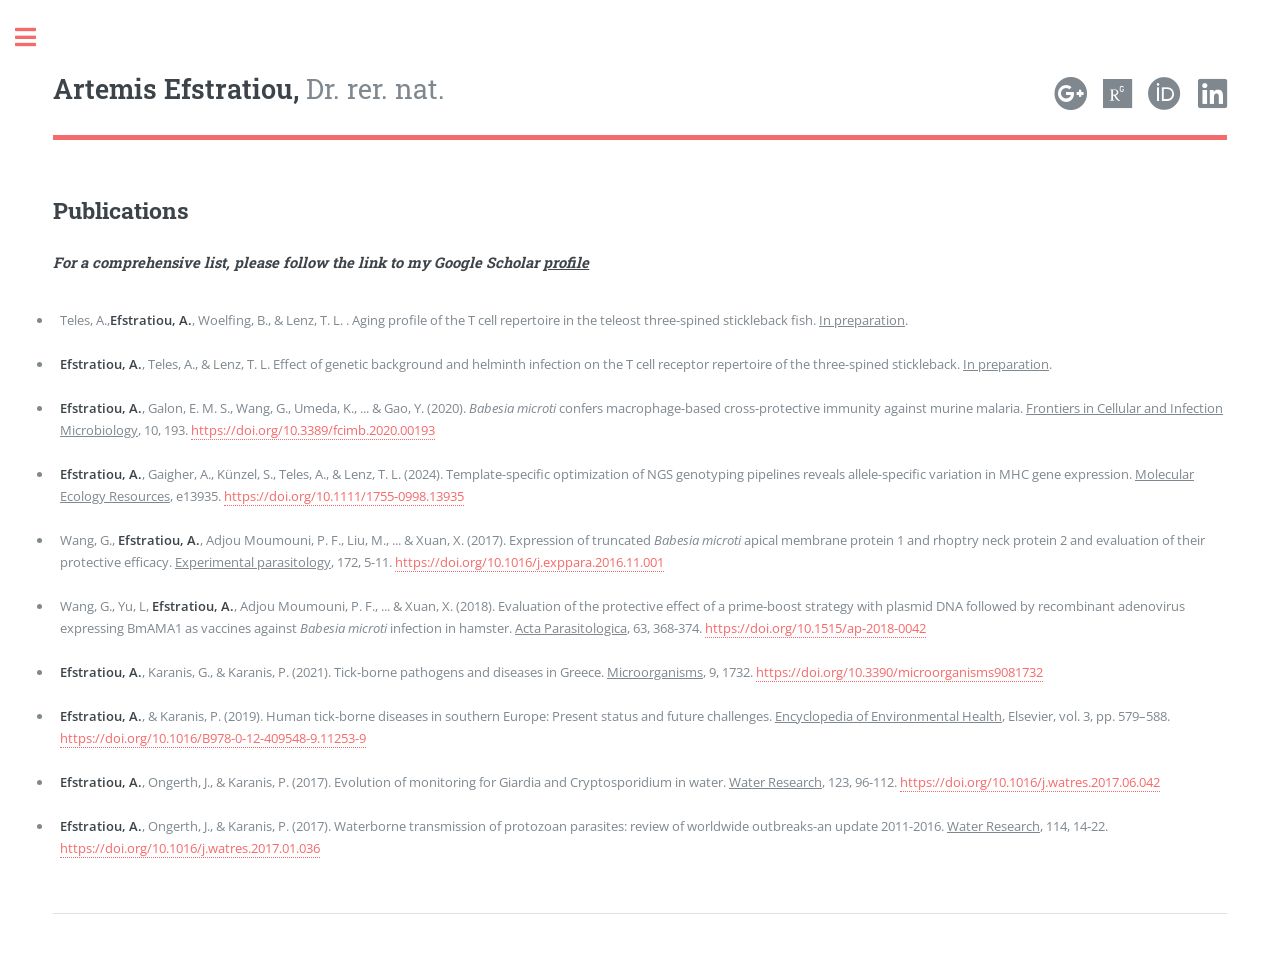
<file: publications.html>
<!DOCTYPE HTML>
<!--
	Editorial by HTML5 UP
	html5up.net | @ajlkn
	Free for personal and commercial use under the CCA 3.0 license (html5up.net/license)
-->
<html>
	<head>
		<title>Publications-Artemis Efstratiou</title>
		<meta charset="utf-8" />
		<meta name="viewport" content="width=device-width, initial-scale=1, user-scalable=no" />
		<link rel="stylesheet" href="assets/css/main.css" />
	</head>
	<body class="is-preload">

		<!-- Wrapper -->
			<div id="wrapper">

				<!-- Main -->
					<div id="main">
						<div class="inner">

							<!-- Header -->
								<header id="header">
									<a href="index.html" class="logo"><strong>Artemis Efstratiou,</strong> Dr. rer. nat.</a>
									<ul class="icons">
										<li><a href="https://scholar.google.com/citations?user=X9uES6IAAAAJ" class="icon brands fa-google-plus fa-2x"><span class="label">Google Scholar profile</span></a></li>
										<li><a href="https://www.researchgate.net/profile/Artemis-Efstratiou" class="icon brands fa-researchgate fa-2x"><span class="label">ResearchGate profile</span></a></li>
										<li><a href="https://orcid.org/0000-0002-6911-9558" class="icon brands fa-orcid fa-2x"><span class="label">ORCID profile</span></a></li>
										<li><a href="https://www.linkedin.com/in/artemis-efstratiou-9bb7442a" class="icon brands fa-linkedin fa-2x"><span class="label">LinkedIn profile</span></a></li>
									</ul>
								</header>

							<!-- Content -->
								<section>
									<header class="main">
										<h2>Publications</h2>
									</header>
									<h4><i>For a comprehensive list, please follow the link to my Google Scholar <a href="https://scholar.google.com/citations?user=X9uES6IAAAAJ"><u>profile</u></a></i></h4>
									<br>
									<!-- Research Experience -->
									<div class="row">
										<ul>
											<li>Teles, A.,<b>Efstratiou, A.</b>, Woelfing, B., & Lenz, T. L. . Aging profile of the T cell repertoire in the teleost three-spined stickleback fish. 
												<u>In preparation</u>.</li>
												<br>
											<li><b>Efstratiou, A.</b>, Teles, A., & Lenz, T. L. Effect of genetic background and helminth infection on the T cell receptor repertoire of the three-spined stickleback. 
												<u>In preparation</u>.</li>
												<br>
											<li><b>Efstratiou, A.</b>, Galon, E. M. S., Wang, G., Umeda, K., ... & Gao, Y. (2020). <i>Babesia microti</i> confers macrophage-based cross-protective immunity against murine malaria. 
												<u>Frontiers in Cellular and Infection Microbiology</u>, 10, 193. <a href="https://doi.org/10.3389/fcimb.2020.00193">https://doi.org/10.3389/fcimb.2020.00193</a></li>
												<br>
											<li><b>Efstratiou, A.</b>, Gaigher, A., Künzel, S., Teles, A., & Lenz, T. L. (2024). Template-specific optimization of NGS genotyping pipelines reveals allele-specific variation in MHC gene expression. 
												<u>Molecular Ecology Resources</u>, e13935. <a href="https://doi.org/10.1111/1755-0998.13935">https://doi.org/10.1111/1755-0998.13935</a></li>
												<br>
											<li>Wang, G., <b>Efstratiou, A.</b>, Adjou Moumouni, P. F., Liu, M., ... & Xuan, X. (2017). Expression of truncated <i>Babesia microti</i> apical membrane protein 1 and rhoptry neck protein 2 and evaluation of their protective efficacy.
												<u>Experimental parasitology</u>, 172, 5-11. <a href="https://doi.org/10.1016/j.exppara.2016.11.001">https://doi.org/10.1016/j.exppara.2016.11.001</a></li>
												<br>
											<li>Wang, G., Yu, L, <b>Efstratiou, A.</b>, Adjou Moumouni, P. F., ... & Xuan, X. (2018). Evaluation of the protective effect of a prime-boost strategy with plasmid DNA followed by recombinant adenovirus expressing BmAMA1 as vaccines against <i>Babesia microti</i> infection in hamster.  
												<u>Acta Parasitologica</u>, 63, 368-374. <a href="https://doi.org/10.1515/ap-2018-0042">https://doi.org/10.1515/ap-2018-0042</a></li>
												<br>
											<li><b>Efstratiou, A.</b>, Karanis, G., & Karanis, P. (2021). Tick-borne pathogens and diseases in Greece. 
												<u>Microorganisms</u>, 9, 1732. <a href="https://doi.org/10.3390/microorganisms9081732">https://doi.org/10.3390/microorganisms9081732</a></li>
												<br>
											<li><b>Efstratiou, A.</b>, & Karanis, P. (2019). Human tick-borne diseases in southern Europe: Present status and future challenges.  
												<u>Encyclopedia of Environmental Health</u>, Elsevier, vol. 3, pp. 579–588. <a href=" https://doi.org/10.1016/B978-0-12-409548-9.11253-9"> https://doi.org/10.1016/B978-0-12-409548-9.11253-9</a></li>
												<br>
											<li><b>Efstratiou, A.</b>, Ongerth, J., & Karanis, P. (2017). Evolution of monitoring for Giardia and Cryptosporidium in water. 
												<u>Water Research</u>, 123, 96-112. <a href="https://doi.org/10.1016/j.watres.2017.06.042">https://doi.org/10.1016/j.watres.2017.06.042</a></li>
												<br>
											<li><b>Efstratiou, A.</b>, Ongerth, J., & Karanis, P. (2017). Waterborne transmission of protozoan parasites: review of worldwide outbreaks-an update 2011-2016. 
												<u>Water Research</u>, 114, 14‑22. <a href="https://doi.org/10.1016/j.watres.2017.01.036">https://doi.org/10.1016/j.watres.2017.01.036</a></li>
										</ul>
									</div>
									<hr />

								</section>

						</div>
					</div>

				<!-- Sidebar -->
					<div id="sidebar">
						<div class="inner">

							<!-- Search -->
								<section id="search" class="alt">
									<form method="post" action="#">
										<input type="text" name="query" id="query" placeholder="Search" />
									</form>
								</section>

							<!-- Menu -->
								<nav id="menu">
									<header class="major">
										<h2>Menu</h2>
									</header>
									<ul>
										<li><a href="index.html">Homepage</a></li>
										<li><a href="aboutme.html">About me</a></li>
											<li>
											<span class="opener">Research Projects</span>
											<ul>
												<li><a href="project1.html">scRNA sequencing during infection</a></li>
												<li><a href="project2.html">TCR sequencing during infection</a></li>
												<li><a href="project3.html">TCR sequencing during aging</a></li>
												<li><a href="project4.html">Reliable MHC genotyping</a></li>
												<li><a href="project5.html">Malaria cross-protection</a></li>
												<li><a href="project6.html">Outbreaks epidemiology</a></li>
											</ul>
										</li>
										<li><a href="cv.html">CV</a></li>
										<li><a href="publications.html">Publications</a></li>																				
									</ul>
								</nav>

							<!-- Section -->
								<section>
									<header class="major">
										<h2>Ante interdum</h2>
									</header>
									<div class="mini-posts">
										<article>
											<a href="#" class="image"><img src="images/pic07.jpg" alt="" /></a>
											<p>Aenean ornare velit lacus, ac varius enim lorem ullamcorper dolore aliquam.</p>
										</article>
										<article>
											<a href="#" class="image"><img src="images/pic08.jpg" alt="" /></a>
											<p>Aenean ornare velit lacus, ac varius enim lorem ullamcorper dolore aliquam.</p>
										</article>
										<article>
											<a href="#" class="image"><img src="images/pic09.jpg" alt="" /></a>
											<p>Aenean ornare velit lacus, ac varius enim lorem ullamcorper dolore aliquam.</p>
										</article>
									</div>
									<ul class="actions">
										<li><a href="#" class="button">More</a></li>
									</ul>
								</section>

							<!-- Section -->
								<section>
									<header class="major">
										<h2>Get in touch</h2>
									</header>
									<p>You can find me at the following address</p>
									<ul class="contact">
										<li class="icon solid fa-envelope"><a href="mailto:efstratiou@evolbio.mpg.de">efstratiou[at]evolbio.mpg.de</a></li>
									</ul>
								</section>

							<!-- Footer -->
								<footer id="footer">
									<p class="copyright">&copy; Untitled. All rights reserved. Demo Images: <a href="https://unsplash.com">Unsplash</a>. Design: <a href="https://html5up.net">HTML5 UP</a>.</p>
								</footer>

						</div>
					</div>

			</div>

		<!-- Scripts -->
			<script src="assets/js/jquery.min.js"></script>
			<script src="assets/js/browser.min.js"></script>
			<script src="assets/js/breakpoints.min.js"></script>
			<script src="assets/js/util.js"></script>
			<script src="assets/js/main.js"></script>

	</body>
</html>
</file>
<file: assets/css/main.css>
@import url(fontawesome-all.min.css);
@import url("https://fonts.googleapis.com/css?family=Open+Sans:400,600,400italic,600italic|Roboto+Slab:400,700");
/*
	Editorial by HTML5 UP
	html5up.net | @ajlkn
	Free for personal and commercial use under the CCA 3.0 license (html5up.net/license)
*/
html, body, div, span, applet, object,
iframe, h1, h2, h3, h4, h5, h6, p, blockquote,
pre, a, abbr, acronym, address, big, cite,
code, del, dfn, em, img, ins, kbd, q, s, samp,
small, strike, strong, sub, sup, tt, var, b,
u, i, center, dl, dt, dd, ol, ul, li, fieldset,
form, label, legend, table, caption, tbody,
tfoot, thead, tr, th, td, article, aside,
canvas, details, embed, figure, figcaption,
footer, header, hgroup, menu, nav, output, ruby,
section, summary, time, mark, audio, video {
  margin: 0;
  padding: 0;
  border: 0;
  font-size: 100%;
  font: inherit;
  vertical-align: baseline; }

article, aside, details, figcaption, figure,
footer, header, hgroup, menu, nav, section {
  display: block; }

body {
  line-height: 1; }

ol, ul {
  list-style: none; }

blockquote, q {
  quotes: none; }
  blockquote:before, blockquote:after, q:before, q:after {
    content: '';
    content: none; }

table {
  border-collapse: collapse;
  border-spacing: 0; }

body {
  -webkit-text-size-adjust: none; }

mark {
  background-color: transparent;
  color: inherit; }

input::-moz-focus-inner {
  border: 0;
  padding: 0; }

input, select, textarea {
  -moz-appearance: none;
  -webkit-appearance: none;
  -ms-appearance: none;
  appearance: none; }

/* Basic */
@-ms-viewport {
  width: device-width; }

body {
  -ms-overflow-style: scrollbar; }

@media screen and (max-width: 480px) {
  html, body {
    min-width: 320px; } }

html {
  box-sizing: border-box; }

*, *:before, *:after {
  box-sizing: inherit; }

body {
  background: #ffffff; }
  body.is-preload *, body.is-preload *:before, body.is-preload *:after, body.is-resizing *, body.is-resizing *:before, body.is-resizing *:after {
    -moz-animation: none !important;
    -webkit-animation: none !important;
    -ms-animation: none !important;
    animation: none !important;
    -moz-transition: none !important;
    -webkit-transition: none !important;
    -ms-transition: none !important;
    transition: none !important; }

/* Type */
body, input, select, textarea {
  color: #7f888f;
  font-family: "Open Sans", sans-serif;
  font-size: 13pt;
  font-weight: 400;
  line-height: 1.65; }
  @media screen and (max-width: 1680px) {
    body, input, select, textarea {
      font-size: 11pt; } }
  @media screen and (max-width: 1280px) {
    body, input, select, textarea {
      font-size: 10pt; } }
  @media screen and (max-width: 360px) {
    body, input, select, textarea {
      font-size: 9pt; } }

a {
  -moz-transition: color 0.2s ease-in-out, border-bottom-color 0.2s ease-in-out;
  -webkit-transition: color 0.2s ease-in-out, border-bottom-color 0.2s ease-in-out;
  -ms-transition: color 0.2s ease-in-out, border-bottom-color 0.2s ease-in-out;
  transition: color 0.2s ease-in-out, border-bottom-color 0.2s ease-in-out;
  border-bottom: dotted 1px;
  color: #f56a6a;
  text-decoration: none; }
  a:hover {
    border-bottom-color: #f56a6a;
    color: #f56a6a !important; }
    a:hover strong {
      color: inherit; }

strong, b {
  color: #3d4449;
  font-weight: 600; }

em, i {
  font-style: italic; }

p {
  margin: 0 0 2em 0; }

h1, h2, h3, h4, h5, h6 {
  color: #3d4449;
  font-family: "Roboto Slab", serif;
  font-weight: 700;
  line-height: 1.5;
  margin: 0 0 1em 0; }
  h1 a, h2 a, h3 a, h4 a, h5 a, h6 a {
    color: inherit;
    text-decoration: none;
    border-bottom: 0; }

h1 {
  font-size: 4em;
  margin: 0 0 0.5em 0;
  line-height: 1.3; }

h2 {
  font-size: 1.75em; }

h3 {
  font-size: 1.25em; }

h4 {
  font-size: 1.1em; }

h5 {
  font-size: 0.9em; }

h6 {
  font-size: 0.7em; }

@media screen and (max-width: 1680px) {
  h1 {
    font-size: 3.5em; } }

@media screen and (max-width: 980px) {
  h1 {
    font-size: 3.25em; } }

@media screen and (max-width: 736px) {
  h1 {
    font-size: 2em;
    line-height: 1.4; }
  h2 {
    font-size: 1.5em; } }

sub {
  font-size: 0.8em;
  position: relative;
  top: 0.5em; }

sup {
  font-size: 0.8em;
  position: relative;
  top: -0.5em; }

blockquote {
  border-left: solid 3px rgba(210, 215, 217, 0.75);
  font-style: italic;
  margin: 0 0 2em 0;
  padding: 0.5em 0 0.5em 2em; }

code {
  background: rgba(230, 235, 237, 0.25);
  border-radius: 0.375em;
  border: solid 1px rgba(210, 215, 217, 0.75);
  font-family: "Courier New", monospace;
  font-size: 0.9em;
  margin: 0 0.25em;
  padding: 0.25em 0.65em; }

pre {
  -webkit-overflow-scrolling: touch;
  font-family: "Courier New", monospace;
  font-size: 0.9em;
  margin: 0 0 2em 0; }
  pre code {
    display: block;
    line-height: 1.75;
    padding: 1em 1.5em;
    overflow-x: auto; }

hr {
  border: 0;
  border-bottom: solid 1px rgba(210, 215, 217, 0.75);
  margin: 2em 0; }
  hr.major {
    margin: 3em 0; }

.align-left {
  text-align: left; }

.align-center {
  text-align: center; }

.align-right {
  text-align: right; }

/* Row */
.row {
  display: flex;
  flex-wrap: wrap;
  box-sizing: border-box;
  align-items: stretch; }
  .row > * {
    box-sizing: border-box; }
  .row.gtr-uniform > * > :last-child {
    margin-bottom: 0; }
  .row.aln-left {
    justify-content: flex-start; }
  .row.aln-center {
    justify-content: center; }
  .row.aln-right {
    justify-content: flex-end; }
  .row.aln-top {
    align-items: flex-start; }
  .row.aln-middle {
    align-items: center; }
  .row.aln-bottom {
    align-items: flex-end; }
  .row > .imp {
    order: -1; }
  .row > .col-1 {
    width: 8.33333%; }
  .row > .off-1 {
    margin-left: 8.33333%; }
  .row > .col-2 {
    width: 16.66667%; }
  .row > .off-2 {
    margin-left: 16.66667%; }
  .row > .col-3 {
    width: 25%; }
  .row > .off-3 {
    margin-left: 25%; }
  .row > .col-4 {
    width: 33.33333%; }
  .row > .off-4 {
    margin-left: 33.33333%; }
  .row > .col-5 {
    width: 41.66667%; }
  .row > .off-5 {
    margin-left: 41.66667%; }
  .row > .col-6 {
    width: 50%; }
  .row > .off-6 {
    margin-left: 50%; }
  .row > .col-7 {
    width: 58.33333%; }
  .row > .off-7 {
    margin-left: 58.33333%; }
  .row > .col-8 {
    width: 66.66667%; }
  .row > .off-8 {
    margin-left: 66.66667%; }
  .row > .col-9 {
    width: 75%; }
  .row > .off-9 {
    margin-left: 75%; }
  .row > .col-10 {
    width: 83.33333%; }
  .row > .off-10 {
    margin-left: 83.33333%; }
  .row > .col-11 {
    width: 91.66667%; }
  .row > .off-11 {
    margin-left: 91.66667%; }
  .row > .col-12 {
    width: 100%; }
  .row > .off-12 {
    margin-left: 100%; }
  .row.gtr-0 {
    margin-top: 0;
    margin-left: 0em; }
    .row.gtr-0 > * {
      padding: 0 0 0 0em; }
    .row.gtr-0.gtr-uniform {
      margin-top: 0em; }
      .row.gtr-0.gtr-uniform > * {
        padding-top: 0em; }
  .row.gtr-25 {
    margin-top: 0;
    margin-left: -0.375em; }
    .row.gtr-25 > * {
      padding: 0 0 0 0.375em; }
    .row.gtr-25.gtr-uniform {
      margin-top: -0.375em; }
      .row.gtr-25.gtr-uniform > * {
        padding-top: 0.375em; }
  .row.gtr-50 {
    margin-top: 0;
    margin-left: -0.75em; }
    .row.gtr-50 > * {
      padding: 0 0 0 0.75em; }
    .row.gtr-50.gtr-uniform {
      margin-top: -0.75em; }
      .row.gtr-50.gtr-uniform > * {
        padding-top: 0.75em; }
  .row {
    margin-top: 0;
    margin-left: -1.5em; }
    .row > * {
      padding: 0 0 0 1.5em; }
    .row.gtr-uniform {
      margin-top: -1.5em; }
      .row.gtr-uniform > * {
        padding-top: 1.5em; }
  .row.gtr-150 {
    margin-top: 0;
    margin-left: -2.25em; }
    .row.gtr-150 > * {
      padding: 0 0 0 2.25em; }
    .row.gtr-150.gtr-uniform {
      margin-top: -2.25em; }
      .row.gtr-150.gtr-uniform > * {
        padding-top: 2.25em; }
  .row.gtr-200 {
    margin-top: 0;
    margin-left: -3em; }
    .row.gtr-200 > * {
      padding: 0 0 0 3em; }
    .row.gtr-200.gtr-uniform {
      margin-top: -3em; }
      .row.gtr-200.gtr-uniform > * {
        padding-top: 3em; }
  @media screen and (max-width: 1680px) {
    .row {
      display: flex;
      flex-wrap: wrap;
      box-sizing: border-box;
      align-items: stretch; }
      .row > * {
        box-sizing: border-box; }
      .row.gtr-uniform > * > :last-child {
        margin-bottom: 0; }
      .row.aln-left {
        justify-content: flex-start; }
      .row.aln-center {
        justify-content: center; }
      .row.aln-right {
        justify-content: flex-end; }
      .row.aln-top {
        align-items: flex-start; }
      .row.aln-middle {
        align-items: center; }
      .row.aln-bottom {
        align-items: flex-end; }
      .row > .imp-xlarge {
        order: -1; }
      .row > .col-1-xlarge {
        width: 8.33333%; }
      .row > .off-1-xlarge {
        margin-left: 8.33333%; }
      .row > .col-2-xlarge {
        width: 16.66667%; }
      .row > .off-2-xlarge {
        margin-left: 16.66667%; }
      .row > .col-3-xlarge {
        width: 25%; }
      .row > .off-3-xlarge {
        margin-left: 25%; }
      .row > .col-4-xlarge {
        width: 33.33333%; }
      .row > .off-4-xlarge {
        margin-left: 33.33333%; }
      .row > .col-5-xlarge {
        width: 41.66667%; }
      .row > .off-5-xlarge {
        margin-left: 41.66667%; }
      .row > .col-6-xlarge {
        width: 50%; }
      .row > .off-6-xlarge {
        margin-left: 50%; }
      .row > .col-7-xlarge {
        width: 58.33333%; }
      .row > .off-7-xlarge {
        margin-left: 58.33333%; }
      .row > .col-8-xlarge {
        width: 66.66667%; }
      .row > .off-8-xlarge {
        margin-left: 66.66667%; }
      .row > .col-9-xlarge {
        width: 75%; }
      .row > .off-9-xlarge {
        margin-left: 75%; }
      .row > .col-10-xlarge {
        width: 83.33333%; }
      .row > .off-10-xlarge {
        margin-left: 83.33333%; }
      .row > .col-11-xlarge {
        width: 91.66667%; }
      .row > .off-11-xlarge {
        margin-left: 91.66667%; }
      .row > .col-12-xlarge {
        width: 100%; }
      .row > .off-12-xlarge {
        margin-left: 100%; }
      .row.gtr-0 {
        margin-top: 0;
        margin-left: 0em; }
        .row.gtr-0 > * {
          padding: 0 0 0 0em; }
        .row.gtr-0.gtr-uniform {
          margin-top: 0em; }
          .row.gtr-0.gtr-uniform > * {
            padding-top: 0em; }
      .row.gtr-25 {
        margin-top: 0;
        margin-left: -0.375em; }
        .row.gtr-25 > * {
          padding: 0 0 0 0.375em; }
        .row.gtr-25.gtr-uniform {
          margin-top: -0.375em; }
          .row.gtr-25.gtr-uniform > * {
            padding-top: 0.375em; }
      .row.gtr-50 {
        margin-top: 0;
        margin-left: -0.75em; }
        .row.gtr-50 > * {
          padding: 0 0 0 0.75em; }
        .row.gtr-50.gtr-uniform {
          margin-top: -0.75em; }
          .row.gtr-50.gtr-uniform > * {
            padding-top: 0.75em; }
      .row {
        margin-top: 0;
        margin-left: -1.5em; }
        .row > * {
          padding: 0 0 0 1.5em; }
        .row.gtr-uniform {
          margin-top: -1.5em; }
          .row.gtr-uniform > * {
            padding-top: 1.5em; }
      .row.gtr-150 {
        margin-top: 0;
        margin-left: -2.25em; }
        .row.gtr-150 > * {
          padding: 0 0 0 2.25em; }
        .row.gtr-150.gtr-uniform {
          margin-top: -2.25em; }
          .row.gtr-150.gtr-uniform > * {
            padding-top: 2.25em; }
      .row.gtr-200 {
        margin-top: 0;
        margin-left: -3em; }
        .row.gtr-200 > * {
          padding: 0 0 0 3em; }
        .row.gtr-200.gtr-uniform {
          margin-top: -3em; }
          .row.gtr-200.gtr-uniform > * {
            padding-top: 3em; } }
  @media screen and (max-width: 1280px) {
    .row {
      display: flex;
      flex-wrap: wrap;
      box-sizing: border-box;
      align-items: stretch; }
      .row > * {
        box-sizing: border-box; }
      .row.gtr-uniform > * > :last-child {
        margin-bottom: 0; }
      .row.aln-left {
        justify-content: flex-start; }
      .row.aln-center {
        justify-content: center; }
      .row.aln-right {
        justify-content: flex-end; }
      .row.aln-top {
        align-items: flex-start; }
      .row.aln-middle {
        align-items: center; }
      .row.aln-bottom {
        align-items: flex-end; }
      .row > .imp-large {
        order: -1; }
      .row > .col-1-large {
        width: 8.33333%; }
      .row > .off-1-large {
        margin-left: 8.33333%; }
      .row > .col-2-large {
        width: 16.66667%; }
      .row > .off-2-large {
        margin-left: 16.66667%; }
      .row > .col-3-large {
        width: 25%; }
      .row > .off-3-large {
        margin-left: 25%; }
      .row > .col-4-large {
        width: 33.33333%; }
      .row > .off-4-large {
        margin-left: 33.33333%; }
      .row > .col-5-large {
        width: 41.66667%; }
      .row > .off-5-large {
        margin-left: 41.66667%; }
      .row > .col-6-large {
        width: 50%; }
      .row > .off-6-large {
        margin-left: 50%; }
      .row > .col-7-large {
        width: 58.33333%; }
      .row > .off-7-large {
        margin-left: 58.33333%; }
      .row > .col-8-large {
        width: 66.66667%; }
      .row > .off-8-large {
        margin-left: 66.66667%; }
      .row > .col-9-large {
        width: 75%; }
      .row > .off-9-large {
        margin-left: 75%; }
      .row > .col-10-large {
        width: 83.33333%; }
      .row > .off-10-large {
        margin-left: 83.33333%; }
      .row > .col-11-large {
        width: 91.66667%; }
      .row > .off-11-large {
        margin-left: 91.66667%; }
      .row > .col-12-large {
        width: 100%; }
      .row > .off-12-large {
        margin-left: 100%; }
      .row.gtr-0 {
        margin-top: 0;
        margin-left: 0em; }
        .row.gtr-0 > * {
          padding: 0 0 0 0em; }
        .row.gtr-0.gtr-uniform {
          margin-top: 0em; }
          .row.gtr-0.gtr-uniform > * {
            padding-top: 0em; }
      .row.gtr-25 {
        margin-top: 0;
        margin-left: -0.375em; }
        .row.gtr-25 > * {
          padding: 0 0 0 0.375em; }
        .row.gtr-25.gtr-uniform {
          margin-top: -0.375em; }
          .row.gtr-25.gtr-uniform > * {
            padding-top: 0.375em; }
      .row.gtr-50 {
        margin-top: 0;
        margin-left: -0.75em; }
        .row.gtr-50 > * {
          padding: 0 0 0 0.75em; }
        .row.gtr-50.gtr-uniform {
          margin-top: -0.75em; }
          .row.gtr-50.gtr-uniform > * {
            padding-top: 0.75em; }
      .row {
        margin-top: 0;
        margin-left: -1.5em; }
        .row > * {
          padding: 0 0 0 1.5em; }
        .row.gtr-uniform {
          margin-top: -1.5em; }
          .row.gtr-uniform > * {
            padding-top: 1.5em; }
      .row.gtr-150 {
        margin-top: 0;
        margin-left: -2.25em; }
        .row.gtr-150 > * {
          padding: 0 0 0 2.25em; }
        .row.gtr-150.gtr-uniform {
          margin-top: -2.25em; }
          .row.gtr-150.gtr-uniform > * {
            padding-top: 2.25em; }
      .row.gtr-200 {
        margin-top: 0;
        margin-left: -3em; }
        .row.gtr-200 > * {
          padding: 0 0 0 3em; }
        .row.gtr-200.gtr-uniform {
          margin-top: -3em; }
          .row.gtr-200.gtr-uniform > * {
            padding-top: 3em; } }
  @media screen and (max-width: 980px) {
    .row {
      display: flex;
      flex-wrap: wrap;
      box-sizing: border-box;
      align-items: stretch; }
      .row > * {
        box-sizing: border-box; }
      .row.gtr-uniform > * > :last-child {
        margin-bottom: 0; }
      .row.aln-left {
        justify-content: flex-start; }
      .row.aln-center {
        justify-content: center; }
      .row.aln-right {
        justify-content: flex-end; }
      .row.aln-top {
        align-items: flex-start; }
      .row.aln-middle {
        align-items: center; }
      .row.aln-bottom {
        align-items: flex-end; }
      .row > .imp-medium {
        order: -1; }
      .row > .col-1-medium {
        width: 8.33333%; }
      .row > .off-1-medium {
        margin-left: 8.33333%; }
      .row > .col-2-medium {
        width: 16.66667%; }
      .row > .off-2-medium {
        margin-left: 16.66667%; }
      .row > .col-3-medium {
        width: 25%; }
      .row > .off-3-medium {
        margin-left: 25%; }
      .row > .col-4-medium {
        width: 33.33333%; }
      .row > .off-4-medium {
        margin-left: 33.33333%; }
      .row > .col-5-medium {
        width: 41.66667%; }
      .row > .off-5-medium {
        margin-left: 41.66667%; }
      .row > .col-6-medium {
        width: 50%; }
      .row > .off-6-medium {
        margin-left: 50%; }
      .row > .col-7-medium {
        width: 58.33333%; }
      .row > .off-7-medium {
        margin-left: 58.33333%; }
      .row > .col-8-medium {
        width: 66.66667%; }
      .row > .off-8-medium {
        margin-left: 66.66667%; }
      .row > .col-9-medium {
        width: 75%; }
      .row > .off-9-medium {
        margin-left: 75%; }
      .row > .col-10-medium {
        width: 83.33333%; }
      .row > .off-10-medium {
        margin-left: 83.33333%; }
      .row > .col-11-medium {
        width: 91.66667%; }
      .row > .off-11-medium {
        margin-left: 91.66667%; }
      .row > .col-12-medium {
        width: 100%; }
      .row > .off-12-medium {
        margin-left: 100%; }
      .row.gtr-0 {
        margin-top: 0;
        margin-left: 0em; }
        .row.gtr-0 > * {
          padding: 0 0 0 0em; }
        .row.gtr-0.gtr-uniform {
          margin-top: 0em; }
          .row.gtr-0.gtr-uniform > * {
            padding-top: 0em; }
      .row.gtr-25 {
        margin-top: 0;
        margin-left: -0.375em; }
        .row.gtr-25 > * {
          padding: 0 0 0 0.375em; }
        .row.gtr-25.gtr-uniform {
          margin-top: -0.375em; }
          .row.gtr-25.gtr-uniform > * {
            padding-top: 0.375em; }
      .row.gtr-50 {
        margin-top: 0;
        margin-left: -0.75em; }
        .row.gtr-50 > * {
          padding: 0 0 0 0.75em; }
        .row.gtr-50.gtr-uniform {
          margin-top: -0.75em; }
          .row.gtr-50.gtr-uniform > * {
            padding-top: 0.75em; }
      .row {
        margin-top: 0;
        margin-left: -1.5em; }
        .row > * {
          padding: 0 0 0 1.5em; }
        .row.gtr-uniform {
          margin-top: -1.5em; }
          .row.gtr-uniform > * {
            padding-top: 1.5em; }
      .row.gtr-150 {
        margin-top: 0;
        margin-left: -2.25em; }
        .row.gtr-150 > * {
          padding: 0 0 0 2.25em; }
        .row.gtr-150.gtr-uniform {
          margin-top: -2.25em; }
          .row.gtr-150.gtr-uniform > * {
            padding-top: 2.25em; }
      .row.gtr-200 {
        margin-top: 0;
        margin-left: -3em; }
        .row.gtr-200 > * {
          padding: 0 0 0 3em; }
        .row.gtr-200.gtr-uniform {
          margin-top: -3em; }
          .row.gtr-200.gtr-uniform > * {
            padding-top: 3em; } }
  @media screen and (max-width: 736px) {
    .row {
      display: flex;
      flex-wrap: wrap;
      box-sizing: border-box;
      align-items: stretch; }
      .row > * {
        box-sizing: border-box; }
      .row.gtr-uniform > * > :last-child {
        margin-bottom: 0; }
      .row.aln-left {
        justify-content: flex-start; }
      .row.aln-center {
        justify-content: center; }
      .row.aln-right {
        justify-content: flex-end; }
      .row.aln-top {
        align-items: flex-start; }
      .row.aln-middle {
        align-items: center; }
      .row.aln-bottom {
        align-items: flex-end; }
      .row > .imp-small {
        order: -1; }
      .row > .col-1-small {
        width: 8.33333%; }
      .row > .off-1-small {
        margin-left: 8.33333%; }
      .row > .col-2-small {
        width: 16.66667%; }
      .row > .off-2-small {
        margin-left: 16.66667%; }
      .row > .col-3-small {
        width: 25%; }
      .row > .off-3-small {
        margin-left: 25%; }
      .row > .col-4-small {
        width: 33.33333%; }
      .row > .off-4-small {
        margin-left: 33.33333%; }
      .row > .col-5-small {
        width: 41.66667%; }
      .row > .off-5-small {
        margin-left: 41.66667%; }
      .row > .col-6-small {
        width: 50%; }
      .row > .off-6-small {
        margin-left: 50%; }
      .row > .col-7-small {
        width: 58.33333%; }
      .row > .off-7-small {
        margin-left: 58.33333%; }
      .row > .col-8-small {
        width: 66.66667%; }
      .row > .off-8-small {
        margin-left: 66.66667%; }
      .row > .col-9-small {
        width: 75%; }
      .row > .off-9-small {
        margin-left: 75%; }
      .row > .col-10-small {
        width: 83.33333%; }
      .row > .off-10-small {
        margin-left: 83.33333%; }
      .row > .col-11-small {
        width: 91.66667%; }
      .row > .off-11-small {
        margin-left: 91.66667%; }
      .row > .col-12-small {
        width: 100%; }
      .row > .off-12-small {
        margin-left: 100%; }
      .row.gtr-0 {
        margin-top: 0;
        margin-left: 0em; }
        .row.gtr-0 > * {
          padding: 0 0 0 0em; }
        .row.gtr-0.gtr-uniform {
          margin-top: 0em; }
          .row.gtr-0.gtr-uniform > * {
            padding-top: 0em; }
      .row.gtr-25 {
        margin-top: 0;
        margin-left: -0.375em; }
        .row.gtr-25 > * {
          padding: 0 0 0 0.375em; }
        .row.gtr-25.gtr-uniform {
          margin-top: -0.375em; }
          .row.gtr-25.gtr-uniform > * {
            padding-top: 0.375em; }
      .row.gtr-50 {
        margin-top: 0;
        margin-left: -0.75em; }
        .row.gtr-50 > * {
          padding: 0 0 0 0.75em; }
        .row.gtr-50.gtr-uniform {
          margin-top: -0.75em; }
          .row.gtr-50.gtr-uniform > * {
            padding-top: 0.75em; }
      .row {
        margin-top: 0;
        margin-left: -1.5em; }
        .row > * {
          padding: 0 0 0 1.5em; }
        .row.gtr-uniform {
          margin-top: -1.5em; }
          .row.gtr-uniform > * {
            padding-top: 1.5em; }
      .row.gtr-150 {
        margin-top: 0;
        margin-left: -2.25em; }
        .row.gtr-150 > * {
          padding: 0 0 0 2.25em; }
        .row.gtr-150.gtr-uniform {
          margin-top: -2.25em; }
          .row.gtr-150.gtr-uniform > * {
            padding-top: 2.25em; }
      .row.gtr-200 {
        margin-top: 0;
        margin-left: -3em; }
        .row.gtr-200 > * {
          padding: 0 0 0 3em; }
        .row.gtr-200.gtr-uniform {
          margin-top: -3em; }
          .row.gtr-200.gtr-uniform > * {
            padding-top: 3em; } }
  @media screen and (max-width: 480px) {
    .row {
      display: flex;
      flex-wrap: wrap;
      box-sizing: border-box;
      align-items: stretch; }
      .row > * {
        box-sizing: border-box; }
      .row.gtr-uniform > * > :last-child {
        margin-bottom: 0; }
      .row.aln-left {
        justify-content: flex-start; }
      .row.aln-center {
        justify-content: center; }
      .row.aln-right {
        justify-content: flex-end; }
      .row.aln-top {
        align-items: flex-start; }
      .row.aln-middle {
        align-items: center; }
      .row.aln-bottom {
        align-items: flex-end; }
      .row > .imp-xsmall {
        order: -1; }
      .row > .col-1-xsmall {
        width: 8.33333%; }
      .row > .off-1-xsmall {
        margin-left: 8.33333%; }
      .row > .col-2-xsmall {
        width: 16.66667%; }
      .row > .off-2-xsmall {
        margin-left: 16.66667%; }
      .row > .col-3-xsmall {
        width: 25%; }
      .row > .off-3-xsmall {
        margin-left: 25%; }
      .row > .col-4-xsmall {
        width: 33.33333%; }
      .row > .off-4-xsmall {
        margin-left: 33.33333%; }
      .row > .col-5-xsmall {
        width: 41.66667%; }
      .row > .off-5-xsmall {
        margin-left: 41.66667%; }
      .row > .col-6-xsmall {
        width: 50%; }
      .row > .off-6-xsmall {
        margin-left: 50%; }
      .row > .col-7-xsmall {
        width: 58.33333%; }
      .row > .off-7-xsmall {
        margin-left: 58.33333%; }
      .row > .col-8-xsmall {
        width: 66.66667%; }
      .row > .off-8-xsmall {
        margin-left: 66.66667%; }
      .row > .col-9-xsmall {
        width: 75%; }
      .row > .off-9-xsmall {
        margin-left: 75%; }
      .row > .col-10-xsmall {
        width: 83.33333%; }
      .row > .off-10-xsmall {
        margin-left: 83.33333%; }
      .row > .col-11-xsmall {
        width: 91.66667%; }
      .row > .off-11-xsmall {
        margin-left: 91.66667%; }
      .row > .col-12-xsmall {
        width: 100%; }
      .row > .off-12-xsmall {
        margin-left: 100%; }
      .row.gtr-0 {
        margin-top: 0;
        margin-left: 0em; }
        .row.gtr-0 > * {
          padding: 0 0 0 0em; }
        .row.gtr-0.gtr-uniform {
          margin-top: 0em; }
          .row.gtr-0.gtr-uniform > * {
            padding-top: 0em; }
      .row.gtr-25 {
        margin-top: 0;
        margin-left: -0.375em; }
        .row.gtr-25 > * {
          padding: 0 0 0 0.375em; }
        .row.gtr-25.gtr-uniform {
          margin-top: -0.375em; }
          .row.gtr-25.gtr-uniform > * {
            padding-top: 0.375em; }
      .row.gtr-50 {
        margin-top: 0;
        margin-left: -0.75em; }
        .row.gtr-50 > * {
          padding: 0 0 0 0.75em; }
        .row.gtr-50.gtr-uniform {
          margin-top: -0.75em; }
          .row.gtr-50.gtr-uniform > * {
            padding-top: 0.75em; }
      .row {
        margin-top: 0;
        margin-left: -1.5em; }
        .row > * {
          padding: 0 0 0 1.5em; }
        .row.gtr-uniform {
          margin-top: -1.5em; }
          .row.gtr-uniform > * {
            padding-top: 1.5em; }
      .row.gtr-150 {
        margin-top: 0;
        margin-left: -2.25em; }
        .row.gtr-150 > * {
          padding: 0 0 0 2.25em; }
        .row.gtr-150.gtr-uniform {
          margin-top: -2.25em; }
          .row.gtr-150.gtr-uniform > * {
            padding-top: 2.25em; }
      .row.gtr-200 {
        margin-top: 0;
        margin-left: -3em; }
        .row.gtr-200 > * {
          padding: 0 0 0 3em; }
        .row.gtr-200.gtr-uniform {
          margin-top: -3em; }
          .row.gtr-200.gtr-uniform > * {
            padding-top: 3em; } }

/* Section/Article */
section.special, article.special {
  text-align: center; }

header p {
  font-family: "Roboto Slab", serif;
  font-size: 1em;
  font-weight: 400;
  letter-spacing: 0.075em;
  margin-top: -0.5em;
  text-transform: uppercase; }

header.major > :last-child {
  border-bottom: solid 3px #f56a6a;
  display: inline-block;
  margin: 0 0 2em 0;
  padding: 0 0.75em 0.5em 0; }

header.main > :last-child {
  margin: 0 0 1em 0; }

/* Form */
form {
  margin: 0 0 2em 0; }

label {
  color: #3d4449;
  display: block;
  font-size: 0.9em;
  font-weight: 600;
  margin: 0 0 1em 0; }

input[type="text"],
input[type="password"],
input[type="email"],
input[type="tel"],
input[type="search"],
input[type="url"],
select,
textarea {
  -moz-appearance: none;
  -webkit-appearance: none;
  -ms-appearance: none;
  appearance: none;
  background: #ffffff;
  border-radius: 0.375em;
  border: none;
  border: solid 1px rgba(210, 215, 217, 0.75);
  color: inherit;
  display: block;
  outline: 0;
  padding: 0 1em;
  text-decoration: none;
  width: 100%; }
  input[type="text"]:invalid,
  input[type="password"]:invalid,
  input[type="email"]:invalid,
  input[type="tel"]:invalid,
  input[type="search"]:invalid,
  input[type="url"]:invalid,
  select:invalid,
  textarea:invalid {
    box-shadow: none; }
  input[type="text"]:focus,
  input[type="password"]:focus,
  input[type="email"]:focus,
  input[type="tel"]:focus,
  input[type="search"]:focus,
  input[type="url"]:focus,
  select:focus,
  textarea:focus {
    border-color: #f56a6a;
    box-shadow: 0 0 0 1px #f56a6a; }

select {
  background-image: url("data:image/svg+xml;charset=utf8,%3Csvg xmlns='http://www.w3.org/2000/svg' width='40' height='40' preserveAspectRatio='none' viewBox='0 0 40 40'%3E%3Cpath d='M9.4,12.3l10.4,10.4l10.4-10.4c0.2-0.2,0.5-0.4,0.9-0.4c0.3,0,0.6,0.1,0.9,0.4l3.3,3.3c0.2,0.2,0.4,0.5,0.4,0.9 c0,0.4-0.1,0.6-0.4,0.9L20.7,31.9c-0.2,0.2-0.5,0.4-0.9,0.4c-0.3,0-0.6-0.1-0.9-0.4L4.3,17.3c-0.2-0.2-0.4-0.5-0.4-0.9 c0-0.4,0.1-0.6,0.4-0.9l3.3-3.3c0.2-0.2,0.5-0.4,0.9-0.4S9.1,12.1,9.4,12.3z' fill='rgba(210, 215, 217, 0.75)' /%3E%3C/svg%3E");
  background-size: 1.25em;
  background-repeat: no-repeat;
  background-position: calc(100% - 1em) center;
  height: 2.75em;
  padding-right: 2.75em;
  text-overflow: ellipsis; }
  select option {
    color: #3d4449;
    background: #ffffff; }
  select:focus::-ms-value {
    background-color: transparent; }
  select::-ms-expand {
    display: none; }

input[type="text"],
input[type="password"],
input[type="email"],
input[type="tel"],
input[type="search"],
input[type="url"],
select {
  height: 2.75em; }

textarea {
  padding: 0.75em 1em; }

input[type="checkbox"],
input[type="radio"] {
  -moz-appearance: none;
  -webkit-appearance: none;
  -ms-appearance: none;
  appearance: none;
  display: block;
  float: left;
  margin-right: -2em;
  opacity: 0;
  width: 1em;
  z-index: -1; }
  input[type="checkbox"] + label,
  input[type="radio"] + label {
    text-decoration: none;
    color: #7f888f;
    cursor: pointer;
    display: inline-block;
    font-size: 1em;
    font-weight: 400;
    padding-left: 2.4em;
    padding-right: 0.75em;
    position: relative; }
    input[type="checkbox"] + label:before,
    input[type="radio"] + label:before {
      -moz-osx-font-smoothing: grayscale;
      -webkit-font-smoothing: antialiased;
      display: inline-block;
      font-style: normal;
      font-variant: normal;
      text-rendering: auto;
      line-height: 1;
      text-transform: none !important;
      font-family: 'Font Awesome 5 Free';
      font-weight: 900; }
    input[type="checkbox"] + label:before,
    input[type="radio"] + label:before {
      background: #ffffff;
      border-radius: 0.375em;
      border: solid 1px rgba(210, 215, 217, 0.75);
      content: '';
      display: inline-block;
      font-size: 0.8em;
      height: 2.0625em;
      left: 0;
      line-height: 2.0625em;
      position: absolute;
      text-align: center;
      top: 0;
      width: 2.0625em; }
  input[type="checkbox"]:checked + label:before,
  input[type="radio"]:checked + label:before {
    background: #3d4449;
    border-color: #3d4449;
    color: #ffffff;
    content: '\f00c'; }
  input[type="checkbox"]:focus + label:before,
  input[type="radio"]:focus + label:before {
    border-color: #f56a6a;
    box-shadow: 0 0 0 1px #f56a6a; }

input[type="checkbox"] + label:before {
  border-radius: 0.375em; }

input[type="radio"] + label:before {
  border-radius: 100%; }

::-webkit-input-placeholder {
  color: #9fa3a6 !important;
  opacity: 1.0; }

:-moz-placeholder {
  color: #9fa3a6 !important;
  opacity: 1.0; }

::-moz-placeholder {
  color: #9fa3a6 !important;
  opacity: 1.0; }

:-ms-input-placeholder {
  color: #9fa3a6 !important;
  opacity: 1.0; }

/* Box */
.box {
  border-radius: 0.375em;
  border: solid 1px rgba(210, 215, 217, 0.75);
  margin-bottom: 2em;
  padding: 1.5em; }
  .box > :last-child,
  .box > :last-child > :last-child,
  .box > :last-child > :last-child > :last-child {
    margin-bottom: 0; }
  .box.alt {
    border: 0;
    border-radius: 0;
    padding: 0; }

/* Icon */
.icon {
  text-decoration: none;
  border-bottom: none;
  position: relative; }
  .icon:before {
    -moz-osx-font-smoothing: grayscale;
    -webkit-font-smoothing: antialiased;
    display: inline-block;
    font-style: normal;
    font-variant: normal;
    text-rendering: auto;
    line-height: 1;
    text-transform: none !important;
    font-family: 'Font Awesome 5 Free';
    font-weight: 400; }
  .icon > .label {
    display: none; }
  .icon:before {
    line-height: inherit; }
  .icon.solid:before {
    font-weight: 900; }
  .icon.brands:before {
    font-family: 'Font Awesome 5 Brands'; }

/* Image */
.image {
  border-radius: 0.375em;
  border: 0;
  display: inline-block;
  position: relative; }
  .image img {
    border-radius: 0.375em;
    display: block; }
  .image.left, .image.right {
    max-width: 40%; }
    .image.left img, .image.right img {
      width: 100%; }
  .image.left {
    float: left;
    padding: 0 1.5em 1em 0;
    top: 0.25em; }
  .image.right {
    float: right;
    padding: 0 0 1em 1.5em;
    top: 0.25em; }
  .image.fit {
    display: block;
    margin: 0 0 2em 0;
    width: 100%; }
    .image.fit img {
      width: 100%; }
  .image.main {
    display: block;
    margin: 0 0 3em 0;
    width: 100%; }
    .image.main img {
      width: 100%; }

a.image {
  overflow: hidden; }
  a.image img {
    -moz-transition: -moz-transform 0.2s ease;
    -webkit-transition: -webkit-transform 0.2s ease;
    -ms-transition: -ms-transform 0.2s ease;
    transition: transform 0.2s ease; }
  a.image:hover img {
    -moz-transform: scale(1.075);
    -webkit-transform: scale(1.075);
    -ms-transform: scale(1.075);
    transform: scale(1.075); }

/* List */
ol {
  list-style: decimal;
  margin: 0 0 2em 0;
  padding-left: 1.25em; }
  ol li {
    padding-left: 0.25em; }

ul {
  list-style: disc;
  margin: 0 0 2em 0;
  padding-left: 1em; }
  ul li {
    padding-left: 0.5em; }
  ul.alt {
    list-style: none;
    padding-left: 0; }
    ul.alt li {
      border-top: solid 1px rgba(210, 215, 217, 0.75);
      padding: 0.5em 0; }
      ul.alt li:first-child {
        border-top: 0;
        padding-top: 0; }

dl {
  margin: 0 0 2em 0; }
  dl dt {
    display: block;
    font-weight: 600;
    margin: 0 0 1em 0; }
  dl dd {
    margin-left: 2em; }

/* Actions */
ul.actions {
  display: -moz-flex;
  display: -webkit-flex;
  display: -ms-flex;
  display: flex;
  cursor: default;
  list-style: none;
  margin-left: -1em;
  padding-left: 0; }
  ul.actions li {
    padding: 0 0 0 1em;
    vertical-align: middle; }
  ul.actions.special {
    -moz-justify-content: center;
    -webkit-justify-content: center;
    -ms-justify-content: center;
    justify-content: center;
    width: 100%;
    margin-left: 0; }
    ul.actions.special li:first-child {
      padding-left: 0; }
  ul.actions.stacked {
    -moz-flex-direction: column;
    -webkit-flex-direction: column;
    -ms-flex-direction: column;
    flex-direction: column;
    margin-left: 0; }
    ul.actions.stacked li {
      padding: 1.3em 0 0 0; }
      ul.actions.stacked li:first-child {
        padding-top: 0; }
  ul.actions.fit {
    width: calc(100% + 1em); }
    ul.actions.fit li {
      -moz-flex-grow: 1;
      -webkit-flex-grow: 1;
      -ms-flex-grow: 1;
      flex-grow: 1;
      -moz-flex-shrink: 1;
      -webkit-flex-shrink: 1;
      -ms-flex-shrink: 1;
      flex-shrink: 1;
      width: 100%; }
      ul.actions.fit li > * {
        width: 100%; }
    ul.actions.fit.stacked {
      width: 100%; }

/* Icons */
ul.icons {
  cursor: default;
  list-style: none;
  padding-left: 0; }
  ul.icons li {
    display: inline-block;
    padding: 0 1em 0 0; }
    ul.icons li:last-child {
      padding-right: 0; }
    ul.icons li .icon {
      color: inherit; }
      ul.icons li .icon:before {
        font-size: 1.25em; }

/* Contact */
ul.contact {
  list-style: none;
  padding: 0; }
  ul.contact li {
    text-decoration: none;
    border-top: solid 1px rgba(210, 215, 217, 0.75);
    margin: 1.5em 0 0 0;
    padding: 1.5em 0 0 3em;
    position: relative; }
    ul.contact li:before {
      -moz-osx-font-smoothing: grayscale;
      -webkit-font-smoothing: antialiased;
      display: inline-block;
      font-style: normal;
      font-variant: normal;
      text-rendering: auto;
      line-height: 1;
      text-transform: none !important;
      font-family: 'Font Awesome 5 Free';
      font-weight: 400; }
    ul.contact li:before {
      color: #f56a6a;
      display: inline-block;
      font-size: 1.5em;
      height: 1.125em;
      left: 0;
      line-height: 1.125em;
      position: absolute;
      text-align: center;
      top: 1em;
      width: 1.5em; }
    ul.contact li:first-child {
      border-top: 0;
      margin-top: 0;
      padding-top: 0; }
      ul.contact li:first-child:before {
        top: 0; }
    ul.contact li a {
      color: inherit; }

/* Pagination */
ul.pagination {
  cursor: default;
  list-style: none;
  padding-left: 0; }
  ul.pagination li {
    display: inline-block;
    padding-left: 0;
    vertical-align: middle; }
    ul.pagination li > .page {
      -moz-transition: background-color 0.2s ease-in-out, color 0.2s ease-in-out;
      -webkit-transition: background-color 0.2s ease-in-out, color 0.2s ease-in-out;
      -ms-transition: background-color 0.2s ease-in-out, color 0.2s ease-in-out;
      transition: background-color 0.2s ease-in-out, color 0.2s ease-in-out;
      border-bottom: 0;
      border-radius: 0.375em;
      display: inline-block;
      font-size: 0.8em;
      font-weight: 600;
      height: 2em;
      line-height: 2em;
      margin: 0 0.125em;
      min-width: 2em;
      padding: 0 0.5em;
      text-align: center; }
      ul.pagination li > .page.active {
        background-color: #f56a6a;
        color: #ffffff !important; }
        ul.pagination li > .page.active:hover {
          background-color: #f67878; }
        ul.pagination li > .page.active:active {
          background-color: #f45c5c; }
    ul.pagination li:first-child {
      padding-right: 0.75em; }
    ul.pagination li:last-child {
      padding-left: 0.75em; }
  @media screen and (max-width: 480px) {
    ul.pagination li:nth-child(n+2):nth-last-child(n+2) {
      display: none; }
    ul.pagination li:first-child {
      padding-right: 0; } }

/* Table */
.table-wrapper {
  -webkit-overflow-scrolling: touch;
  overflow-x: auto; }

table {
  margin: 0 0 2em 0;
  width: 100%; }
  table tbody tr {
    border: solid 1px rgba(210, 215, 217, 0.75);
    border-left: 0;
    border-right: 0; }
    table tbody tr:nth-child(2n + 1) {
      background-color: rgba(230, 235, 237, 0.25); }
  table td {
    padding: 0.75em 0.75em; }
  table th {
    color: #3d4449;
    font-size: 0.9em;
    font-weight: 600;
    padding: 0 0.75em 0.75em 0.75em;
    text-align: left; }
  table thead {
    border-bottom: solid 2px rgba(210, 215, 217, 0.75); }
  table tfoot {
    border-top: solid 2px rgba(210, 215, 217, 0.75); }
  table.alt {
    border-collapse: separate; }
    table.alt tbody tr td {
      border: solid 1px rgba(210, 215, 217, 0.75);
      border-left-width: 0;
      border-top-width: 0; }
      table.alt tbody tr td:first-child {
        border-left-width: 1px; }
    table.alt tbody tr:first-child td {
      border-top-width: 1px; }
    table.alt thead {
      border-bottom: 0; }
    table.alt tfoot {
      border-top: 0; }

/* Button */
input[type="submit"],
input[type="reset"],
input[type="button"],
button,
.button {
  -moz-appearance: none;
  -webkit-appearance: none;
  -ms-appearance: none;
  appearance: none;
  -moz-transition: background-color 0.2s ease-in-out, color 0.2s ease-in-out;
  -webkit-transition: background-color 0.2s ease-in-out, color 0.2s ease-in-out;
  -ms-transition: background-color 0.2s ease-in-out, color 0.2s ease-in-out;
  transition: background-color 0.2s ease-in-out, color 0.2s ease-in-out;
  background-color: transparent;
  border-radius: 0.375em;
  border: 0;
  box-shadow: inset 0 0 0 2px #f56a6a;
  color: #f56a6a !important;
  cursor: pointer;
  display: inline-block;
  font-family: "Roboto Slab", serif;
  font-size: 0.8em;
  font-weight: 700;
  height: 3.5em;
  letter-spacing: 0.075em;
  line-height: 3.5em;
  padding: 0 2.25em;
  text-align: center;
  text-decoration: none;
  text-transform: uppercase;
  white-space: nowrap; }
  input[type="submit"]:hover,
  input[type="reset"]:hover,
  input[type="button"]:hover,
  button:hover,
  .button:hover {
    background-color: rgba(245, 106, 106, 0.05); }
  input[type="submit"]:active,
  input[type="reset"]:active,
  input[type="button"]:active,
  button:active,
  .button:active {
    background-color: rgba(245, 106, 106, 0.15); }
  input[type="submit"].icon:before,
  input[type="reset"].icon:before,
  input[type="button"].icon:before,
  button.icon:before,
  .button.icon:before {
    margin-right: 0.5em; }
  input[type="submit"].fit,
  input[type="reset"].fit,
  input[type="button"].fit,
  button.fit,
  .button.fit {
    width: 100%; }
  input[type="submit"].small,
  input[type="reset"].small,
  input[type="button"].small,
  button.small,
  .button.small {
    font-size: 0.6em; }
  input[type="submit"].large,
  input[type="reset"].large,
  input[type="button"].large,
  button.large,
  .button.large {
    font-size: 1em;
    height: 3.65em;
    line-height: 3.65em; }
  input[type="submit"].primary,
  input[type="reset"].primary,
  input[type="button"].primary,
  button.primary,
  .button.primary {
    background-color: #f56a6a;
    box-shadow: none;
    color: #ffffff !important; }
    input[type="submit"].primary:hover,
    input[type="reset"].primary:hover,
    input[type="button"].primary:hover,
    button.primary:hover,
    .button.primary:hover {
      background-color: #f67878; }
    input[type="submit"].primary:active,
    input[type="reset"].primary:active,
    input[type="button"].primary:active,
    button.primary:active,
    .button.primary:active {
      background-color: #f45c5c; }
  input[type="submit"].disabled, input[type="submit"]:disabled,
  input[type="reset"].disabled,
  input[type="reset"]:disabled,
  input[type="button"].disabled,
  input[type="button"]:disabled,
  button.disabled,
  button:disabled,
  .button.disabled,
  .button:disabled {
    pointer-events: none;
    opacity: 0.25; }

/* Mini Posts */
.mini-posts article {
  border-top: solid 1px rgba(210, 215, 217, 0.75);
  margin-top: 2em;
  padding-top: 2em; }
  .mini-posts article .image {
    display: block;
    margin: 0 0 1.5em 0; }
    .mini-posts article .image img {
      display: block;
      width: 100%; }
  .mini-posts article:first-child {
    border-top: 0;
    margin-top: 0;
    padding-top: 0; }

/* Features */
.features {
  display: -moz-flex;
  display: -webkit-flex;
  display: -ms-flex;
  display: flex;
  -moz-flex-wrap: wrap;
  -webkit-flex-wrap: wrap;
  -ms-flex-wrap: wrap;
  flex-wrap: wrap;
  margin: 0 0 2em -3em;
  width: calc(100% + 3em); }
  .features article {
    -moz-align-items: center;
    -webkit-align-items: center;
    -ms-align-items: center;
    align-items: center;
    display: -moz-flex;
    display: -webkit-flex;
    display: -ms-flex;
    display: flex;
    margin: 0 0 3em 3em;
    position: relative;
    width: calc(50% - 3em); }
    .features article:nth-child(2n - 1) {
      margin-right: 1.5em; }
    .features article:nth-child(2n) {
      margin-left: 1.5em; }
    .features article:nth-last-child(1), .features article:nth-last-child(2) {
      margin-bottom: 0; }
    .features article .icon {
      -moz-flex-grow: 0;
      -webkit-flex-grow: 0;
      -ms-flex-grow: 0;
      flex-grow: 0;
      -moz-flex-shrink: 0;
      -webkit-flex-shrink: 0;
      -ms-flex-shrink: 0;
      flex-shrink: 0;
      display: block;
      height: 10em;
      line-height: 10em;
      margin: 0 2em 0 0;
      text-align: center;
      width: 10em; }
      .features article .icon:before {
        color: #f56a6a;
        font-size: 2.75rem;
        position: relative;
        top: 0.05em; }
      .features article .icon:after {
        -moz-transform: rotate(45deg);
        -webkit-transform: rotate(45deg);
        -ms-transform: rotate(45deg);
        transform: rotate(45deg);
        border-radius: 0.25rem;
        border: solid 2px rgba(210, 215, 217, 0.75);
        content: '';
        display: block;
        height: 7em;
        left: 50%;
        margin: -3.5em 0 0 -3.5em;
        position: absolute;
        top: 50%;
        width: 7em; }
    .features article .content {
      -moz-flex-grow: 1;
      -webkit-flex-grow: 1;
      -ms-flex-grow: 1;
      flex-grow: 1;
      -moz-flex-shrink: 1;
      -webkit-flex-shrink: 1;
      -ms-flex-shrink: 1;
      flex-shrink: 1;
      width: 100%; }
      .features article .content > :last-child {
        margin-bottom: 0; }
  @media screen and (max-width: 980px) {
    .features {
      margin: 0 0 2em 0;
      width: 100%; }
      .features article {
        margin: 0 0 3em 0;
        width: 100%; }
        .features article:nth-child(2n - 1) {
          margin-right: 0; }
        .features article:nth-child(2n) {
          margin-left: 0; }
        .features article:nth-last-child(1), .features article:nth-last-child(2) {
          margin-bottom: 3em; }
        .features article:last-child {
          margin-bottom: 0; }
        .features article .icon {
          height: 8em;
          line-height: 8em;
          width: 8em; }
          .features article .icon:before {
            font-size: 2.25rem; }
          .features article .icon:after {
            height: 6em;
            margin: -3em 0 0 -3em;
            width: 6em; } }
  @media screen and (max-width: 480px) {
    .features article {
      -moz-flex-direction: column;
      -webkit-flex-direction: column;
      -ms-flex-direction: column;
      flex-direction: column;
      -moz-align-items: -moz-flex-start;
      -webkit-align-items: -webkit-flex-start;
      -ms-align-items: -ms-flex-start;
      align-items: flex-start; }
      .features article .icon {
        height: 6em;
        line-height: 6em;
        margin: 0 0 1.5em 0;
        width: 6em; }
        .features article .icon:before {
          font-size: 1.5rem; }
        .features article .icon:after {
          height: 4em;
          margin: -2em 0 0 -2em;
          width: 4em; } }
  @media screen and (max-width: 480px) {
    .features article .icon:before {
      font-size: 1.25rem; } }

/* Posts */
.posts {
  display: -moz-flex;
  display: -webkit-flex;
  display: -ms-flex;
  display: flex;
  -moz-flex-wrap: wrap;
  -webkit-flex-wrap: wrap;
  -ms-flex-wrap: wrap;
  flex-wrap: wrap;
  margin: 0 0 2em -6em;
  width: calc(100% + 6em); }
  .posts article {
    -moz-flex-grow: 0;
    -webkit-flex-grow: 0;
    -ms-flex-grow: 0;
    flex-grow: 0;
    -moz-flex-shrink: 1;
    -webkit-flex-shrink: 1;
    -ms-flex-shrink: 1;
    flex-shrink: 1;
    margin: 0 0 6em 6em;
    position: relative;
    width: calc(33.33333% - 6em); }
    .posts article:before {
      background: rgba(210, 215, 217, 0.75);
      content: '';
      display: block;
      height: calc(100% + 6em);
      left: -3em;
      position: absolute;
      top: 0;
      width: 1px; }
    .posts article:after {
      background: rgba(210, 215, 217, 0.75);
      bottom: -3em;
      content: '';
      display: block;
      height: 1px;
      position: absolute;
      right: 0;
      width: calc(100% + 6em); }
    .posts article > :last-child {
      margin-bottom: 0; }
    .posts article .image {
      display: block;
      margin: 0 0 2em 0; }
      .posts article .image img {
        display: block;
        width: 100%; }
  @media screen and (min-width: 1681px) {
    .posts article:nth-child(3n + 1):before {
      display: none; }
    .posts article:nth-child(3n + 1):after {
      width: 100%; }
    .posts article:nth-last-child(1), .posts article:nth-last-child(2), .posts article:nth-last-child(3) {
      margin-bottom: 0; }
      .posts article:nth-last-child(1):before, .posts article:nth-last-child(2):before, .posts article:nth-last-child(3):before {
        height: 100%; }
      .posts article:nth-last-child(1):after, .posts article:nth-last-child(2):after, .posts article:nth-last-child(3):after {
        display: none; } }
  @media screen and (max-width: 1680px) {
    .posts article {
      width: calc(50% - 6em); }
      .posts article:nth-last-child(3) {
        margin-bottom: 6em; } }
  @media screen and (min-width: 481px) and (max-width: 1680px) {
    .posts article:nth-child(2n + 1):before {
      display: none; }
    .posts article:nth-child(2n + 1):after {
      width: 100%; }
    .posts article:nth-last-child(1), .posts article:nth-last-child(2) {
      margin-bottom: 0; }
      .posts article:nth-last-child(1):before, .posts article:nth-last-child(2):before {
        height: 100%; }
      .posts article:nth-last-child(1):after, .posts article:nth-last-child(2):after {
        display: none; } }
  @media screen and (max-width: 736px) {
    .posts {
      margin: 0 0 2em -4.5em;
      width: calc(100% + 4.5em); }
      .posts article {
        margin: 0 0 4.5em 4.5em;
        width: calc(50% - 4.5em); }
        .posts article:before {
          height: calc(100% + 4.5em);
          left: -2.25em; }
        .posts article:after {
          bottom: -2.25em;
          width: calc(100% + 4.5em); }
        .posts article:nth-last-child(3) {
          margin-bottom: 4.5em; } }
  @media screen and (max-width: 480px) {
    .posts {
      margin: 0 0 2em 0;
      width: 100%; }
      .posts article {
        margin: 0 0 4.5em 0;
        width: 100%; }
        .posts article:before {
          display: none; }
        .posts article:after {
          width: 100%; }
        .posts article:last-child {
          margin-bottom: 0; }
          .posts article:last-child:after {
            display: none; } }

/* Wrapper */
#wrapper {
  display: -moz-flex;
  display: -webkit-flex;
  display: -ms-flex;
  display: flex;
  -moz-flex-direction: row-reverse;
  -webkit-flex-direction: row-reverse;
  -ms-flex-direction: row-reverse;
  flex-direction: row-reverse;
  min-height: 100vh; }

/* Main */
#main {
  -moz-flex-grow: 1;
  -webkit-flex-grow: 1;
  -ms-flex-grow: 1;
  flex-grow: 1;
  -moz-flex-shrink: 1;
  -webkit-flex-shrink: 1;
  -ms-flex-shrink: 1;
  flex-shrink: 1;
  width: 100%; }
  #main > .inner {
    padding: 0 6em 0.1em 6em ;
    margin: 0 auto;
    max-width: 110em; }
    #main > .inner > section {
      padding: 6em 0 4em 0 ;
      border-top: solid 2px rgba(210, 215, 217, 0.75); }
      #main > .inner > section:first-of-type {
        border-top: 0 !important; }
  @media screen and (max-width: 1680px) {
    #main > .inner {
      padding: 0 5em 0.1em 5em ; }
      #main > .inner > section {
        padding: 5em 0 3em 0 ; } }
  @media screen and (max-width: 1280px) {
    #main > .inner {
      padding: 0 4em 0.1em 4em ; }
      #main > .inner > section {
        padding: 4em 0 2em 0 ; } }
  @media screen and (max-width: 736px) {
    #main > .inner {
      padding: 0 2em 0.1em 2em ; }
      #main > .inner > section {
        padding: 3em 0 1em 0 ; } }

/* Sidebar */
#search form {
  text-decoration: none;
  position: relative; }
  #search form:before {
    -moz-osx-font-smoothing: grayscale;
    -webkit-font-smoothing: antialiased;
    display: inline-block;
    font-style: normal;
    font-variant: normal;
    text-rendering: auto;
    line-height: 1;
    text-transform: none !important;
    font-family: 'Font Awesome 5 Free';
    font-weight: 900; }
  #search form:before {
    -moz-transform: scaleX(-1);
    -webkit-transform: scaleX(-1);
    -ms-transform: scaleX(-1);
    transform: scaleX(-1);
    color: #7f888f;
    content: '\f002';
    cursor: default;
    display: block;
    font-size: 1.5em;
    height: 2em;
    line-height: 2em;
    opacity: 0.325;
    position: absolute;
    right: 0;
    text-align: center;
    top: 0;
    width: 2em; }
  #search form input[type="text"] {
    padding-right: 2.75em; }

#sidebar {
  -moz-flex-grow: 0;
  -webkit-flex-grow: 0;
  -ms-flex-grow: 0;
  flex-grow: 0;
  -moz-flex-shrink: 0;
  -webkit-flex-shrink: 0;
  -ms-flex-shrink: 0;
  flex-shrink: 0;
  -moz-transition: margin-left 0.5s ease, box-shadow 0.5s ease;
  -webkit-transition: margin-left 0.5s ease, box-shadow 0.5s ease;
  -ms-transition: margin-left 0.5s ease, box-shadow 0.5s ease;
  transition: margin-left 0.5s ease, box-shadow 0.5s ease;
  background-color: #f5f6f7;
  font-size: 0.9em;
  position: relative;
  width: 26em; }
  #sidebar h2 {
    font-size: 1.38889em; }
  #sidebar > .inner {
    padding: 2.22222em 2.22222em 2.44444em 2.22222em ;
    position: relative;
    width: 26em; }
    #sidebar > .inner > * {
      border-bottom: solid 2px rgba(210, 215, 217, 0.75);
      margin: 0 0 3.5em 0;
      padding: 0 0 3.5em 0; }
      #sidebar > .inner > * > :last-child {
        margin-bottom: 0; }
      #sidebar > .inner > *:last-child {
        border-bottom: 0;
        margin-bottom: 0;
        padding-bottom: 0; }
    #sidebar > .inner > .alt {
      background-color: #eff1f2;
      border-bottom: 0;
      margin: -2.22222em 0 4.44444em -2.22222em;
      padding: 2.22222em;
      width: calc(100% + 4.44444em); }
  #sidebar .toggle {
    text-decoration: none;
    -moz-transition: left 0.5s ease;
    -webkit-transition: left 0.5s ease;
    -ms-transition: left 0.5s ease;
    transition: left 0.5s ease;
    -webkit-tap-highlight-color: rgba(255, 255, 255, 0);
    border: 0;
    display: block;
    height: 7.5em;
    left: 26em;
    line-height: 7.5em;
    outline: 0;
    overflow: hidden;
    position: absolute;
    text-align: center;
    text-indent: -15em;
    white-space: nowrap;
    top: 0;
    width: 6em;
    z-index: 10000; }
    #sidebar .toggle:before {
      -moz-osx-font-smoothing: grayscale;
      -webkit-font-smoothing: antialiased;
      display: inline-block;
      font-style: normal;
      font-variant: normal;
      text-rendering: auto;
      line-height: 1;
      text-transform: none !important;
      font-family: 'Font Awesome 5 Free';
      font-weight: 900; }
    #sidebar .toggle:before {
      content: '\f0c9';
      font-size: 2rem;
      height: inherit;
      left: 0;
      line-height: inherit;
      position: absolute;
      text-indent: 0;
      top: 0;
      width: inherit; }
  #sidebar.inactive {
    margin-left: -26em; }
  @media screen and (max-width: 1680px) {
    #sidebar {
      width: 24em; }
      #sidebar > .inner {
        padding: 1.66667em 1.66667em 1.33333em 1.66667em ;
        width: 24em; }
        #sidebar > .inner > .alt {
          margin: -1.66667em 0 3.33333em -1.66667em;
          padding: 1.66667em;
          width: calc(100% + 3.33333em); }
      #sidebar .toggle {
        height: 6.25em;
        left: 24em;
        line-height: 6.25em;
        text-indent: 5em;
        width: 5em; }
        #sidebar .toggle:before {
          font-size: 1.5rem; }
      #sidebar.inactive {
        margin-left: -24em; } }
  @media screen and (max-width: 1280px) {
    #sidebar {
      box-shadow: 0 0 5em 0 rgba(0, 0, 0, 0.175);
      height: 100%;
      left: 0;
      position: fixed;
      top: 0;
      z-index: 10000; }
      #sidebar.inactive {
        box-shadow: none; }
      #sidebar > .inner {
        -webkit-overflow-scrolling: touch;
        height: 100%;
        left: 0;
        overflow-x: hidden;
        overflow-y: auto;
        position: absolute;
        top: 0; }
        #sidebar > .inner:after {
          content: '';
          display: block;
          height: 4em;
          width: 100%; }
      #sidebar .toggle {
        text-indent: 6em;
        width: 6em; }
        #sidebar .toggle:before {
          font-size: 1.5rem;
          margin-left: -0.4375em; }
      body.is-preload #sidebar {
        display: none; } }
  @media screen and (max-width: 736px) {
    #sidebar .toggle {
      text-indent: 7.25em;
      width: 7.25em; }
      #sidebar .toggle:before {
        color: #7f888f;
        margin-left: -0.0625em;
        margin-top: -0.25em;
        font-size: 1.1rem;
        z-index: 1; }
      #sidebar .toggle:after {
        background: rgba(222, 225, 226, 0.75);
        border-radius: 0.375em;
        content: '';
        height: 3.5em;
        left: 1em;
        position: absolute;
        top: 1em;
        width: 5em; } }

/* Header */
#header {
  display: -moz-flex;
  display: -webkit-flex;
  display: -ms-flex;
  display: flex;
  border-bottom: solid 5px #f56a6a;
  padding: 6em 0 1em 0;
  position: relative; }
  #header > * {
    -moz-flex: 1;
    -webkit-flex: 1;
    -ms-flex: 1;
    flex: 1;
    margin-bottom: 0; }
  #header .logo {
    border-bottom: 0;
    color: inherit;
    font-family: "Roboto Slab", serif;
    font-size: 2.0em; }
  #header .icons {
    text-align: right; }
  @media screen and (max-width: 1680px) {
    #header {
      padding-top: 5em; } }
  @media screen and (max-width: 736px) {
    #header {
      padding-top: 6.5em; }
      #header .logo {
        font-size: 2.0em;
        margin: 0; }
      #header .icons {
        height: 5em;
        line-height: 5em;
        position: absolute;
        right: -0.5em;
        top: 0; } }

/* Banner */
#banner {
  padding: 6em 0 4em 0 ;
  display: -moz-flex;
  display: -webkit-flex;
  display: -ms-flex;
  display: flex; }
  #banner h1 {
    font-size: 2.2rem;
    margin-top: -0.125em; }
  #banner .content {
    -moz-flex-grow: 1;
    -webkit-flex-grow: 1;
    -ms-flex-grow: 1;
    flex-grow: 1;
    -moz-flex-shrink: 1;
    -webkit-flex-shrink: 1;
    -ms-flex-shrink: 1;
    flex-shrink: 1;
    width: 50%; }
  #banner .image {
    width: 450px;
    height: 450px;
    -moz-flex-grow: 0;
    -webkit-flex-grow: 0;
    -ms-flex-grow: 0;
    flex-grow: 0;
    -moz-flex-shrink: 0;
    -webkit-flex-shrink: 0;
    -ms-flex-shrink: 0;
    flex-shrink: 0;
    display: block;
    margin: 0 0 2em 4em;
    width: 50%; }
    #banner .image img {
      height: 100%;
      -moz-object-fit: cover;
      -webkit-object-fit: cover;
      -ms-object-fit: cover;
      object-fit: contain;
      -moz-object-position: center;
      -webkit-object-position: center;
      -ms-object-position: center;
      object-position: center;
      width: 100%; }
  @media screen and (orientation: portrait) {
    #banner {
      -moz-flex-direction: column-reverse;
      -webkit-flex-direction: column-reverse;
      -ms-flex-direction: column-reverse;
      flex-direction: column-reverse; }
      #banner h1 br {
        display: none; }
      #banner .content {
        -moz-flex-grow: 0;
        -webkit-flex-grow: 0;
        -ms-flex-grow: 0;
        flex-grow: 0;
        -moz-flex-shrink: 0;
        -webkit-flex-shrink: 0;
        -ms-flex-shrink: 0;
        flex-shrink: 0;
        width: 100%; }
      #banner .image {
        -moz-flex-grow: 0;
        -webkit-flex-grow: 0;
        -ms-flex-grow: 0;
        flex-grow: 0;
        -moz-flex-shrink: 0;
        -webkit-flex-shrink: 0;
        -ms-flex-shrink: 0;
        flex-shrink: 0;
        margin: 0 0 4em 0;
        height: 25em;
        max-height: 50vh;
        min-height: 18em;
        width: 100%; } }
  @media screen and (orientation: portrait) and (max-width: 480px) {
    #banner .image {
      max-height: 35vh; } }

/* Footer */
#footer .copyright {
  color: #9fa3a6;
  font-size: 0.9em; }
  #footer .copyright a {
    color: inherit; }

/* Menu */
#menu ul {
  -moz-user-select: none;
  -webkit-user-select: none;
  -ms-user-select: none;
  user-select: none;
  color: #3d4449;
  font-family: "Roboto Slab", serif;
  font-weight: 400;
  letter-spacing: 0.075em;
  list-style: none;
  margin-bottom: 0;
  padding: 0;
  text-transform: uppercase; }
  #menu ul a, #menu ul span {
    border-bottom: 0;
    color: inherit;
    cursor: pointer;
    display: block;
    font-size: 0.9em;
    padding: 0.625em 0; }
    #menu ul a:hover, #menu ul span:hover {
      color: #f56a6a; }
    #menu ul a.opener, #menu ul span.opener {
      -moz-transition: color 0.2s ease-in-out;
      -webkit-transition: color 0.2s ease-in-out;
      -ms-transition: color 0.2s ease-in-out;
      transition: color 0.2s ease-in-out;
      text-decoration: none;
      -webkit-tap-highlight-color: rgba(255, 255, 255, 0);
      position: relative; }
      #menu ul a.opener:before, #menu ul span.opener:before {
        -moz-osx-font-smoothing: grayscale;
        -webkit-font-smoothing: antialiased;
        display: inline-block;
        font-style: normal;
        font-variant: normal;
        text-rendering: auto;
        line-height: 1;
        text-transform: none !important;
        font-family: 'Font Awesome 5 Free';
        font-weight: 900; }
      #menu ul a.opener:before, #menu ul span.opener:before {
        -moz-transition: color 0.2s ease-in-out, -moz-transform 0.2s ease-in-out;
        -webkit-transition: color 0.2s ease-in-out, -webkit-transform 0.2s ease-in-out;
        -ms-transition: color 0.2s ease-in-out, -ms-transform 0.2s ease-in-out;
        transition: color 0.2s ease-in-out, transform 0.2s ease-in-out;
        color: #9fa3a6;
        content: '\f078';
        position: absolute;
        right: 0; }
      #menu ul a.opener:hover:before, #menu ul span.opener:hover:before {
        color: #f56a6a; }
      #menu ul a.opener.active + ul, #menu ul span.opener.active + ul {
        display: block; }
      #menu ul a.opener.active:before, #menu ul span.opener.active:before {
        -moz-transform: rotate(-180deg);
        -webkit-transform: rotate(-180deg);
        -ms-transform: rotate(-180deg);
        transform: rotate(-180deg); }

#menu > ul > li {
  border-top: solid 1px rgba(210, 215, 217, 0.75);
  margin: 0.5em 0 0 0;
  padding: 0.5em 0 0 0; }
  #menu > ul > li > ul {
    color: #9fa3a6;
    display: none;
    margin: 0.5em 0 1.5em 0;
    padding-left: 1em; }
    #menu > ul > li > ul a, #menu > ul > li > ul span {
      font-size: 0.8em; }
    #menu > ul > li > ul > li {
      margin: 0.125em 0 0 0;
      padding: 0.125em 0 0 0; }
  #menu > ul > li:first-child {
    border-top: 0;
    margin-top: 0;
    padding-top: 0; }

    .image.custom-size {
  width: 300px;
  height: 200px;
}

.image.custom-size img {
  width: 100%;
  height: 100%;
  object-fit: cover;
}
</file>
